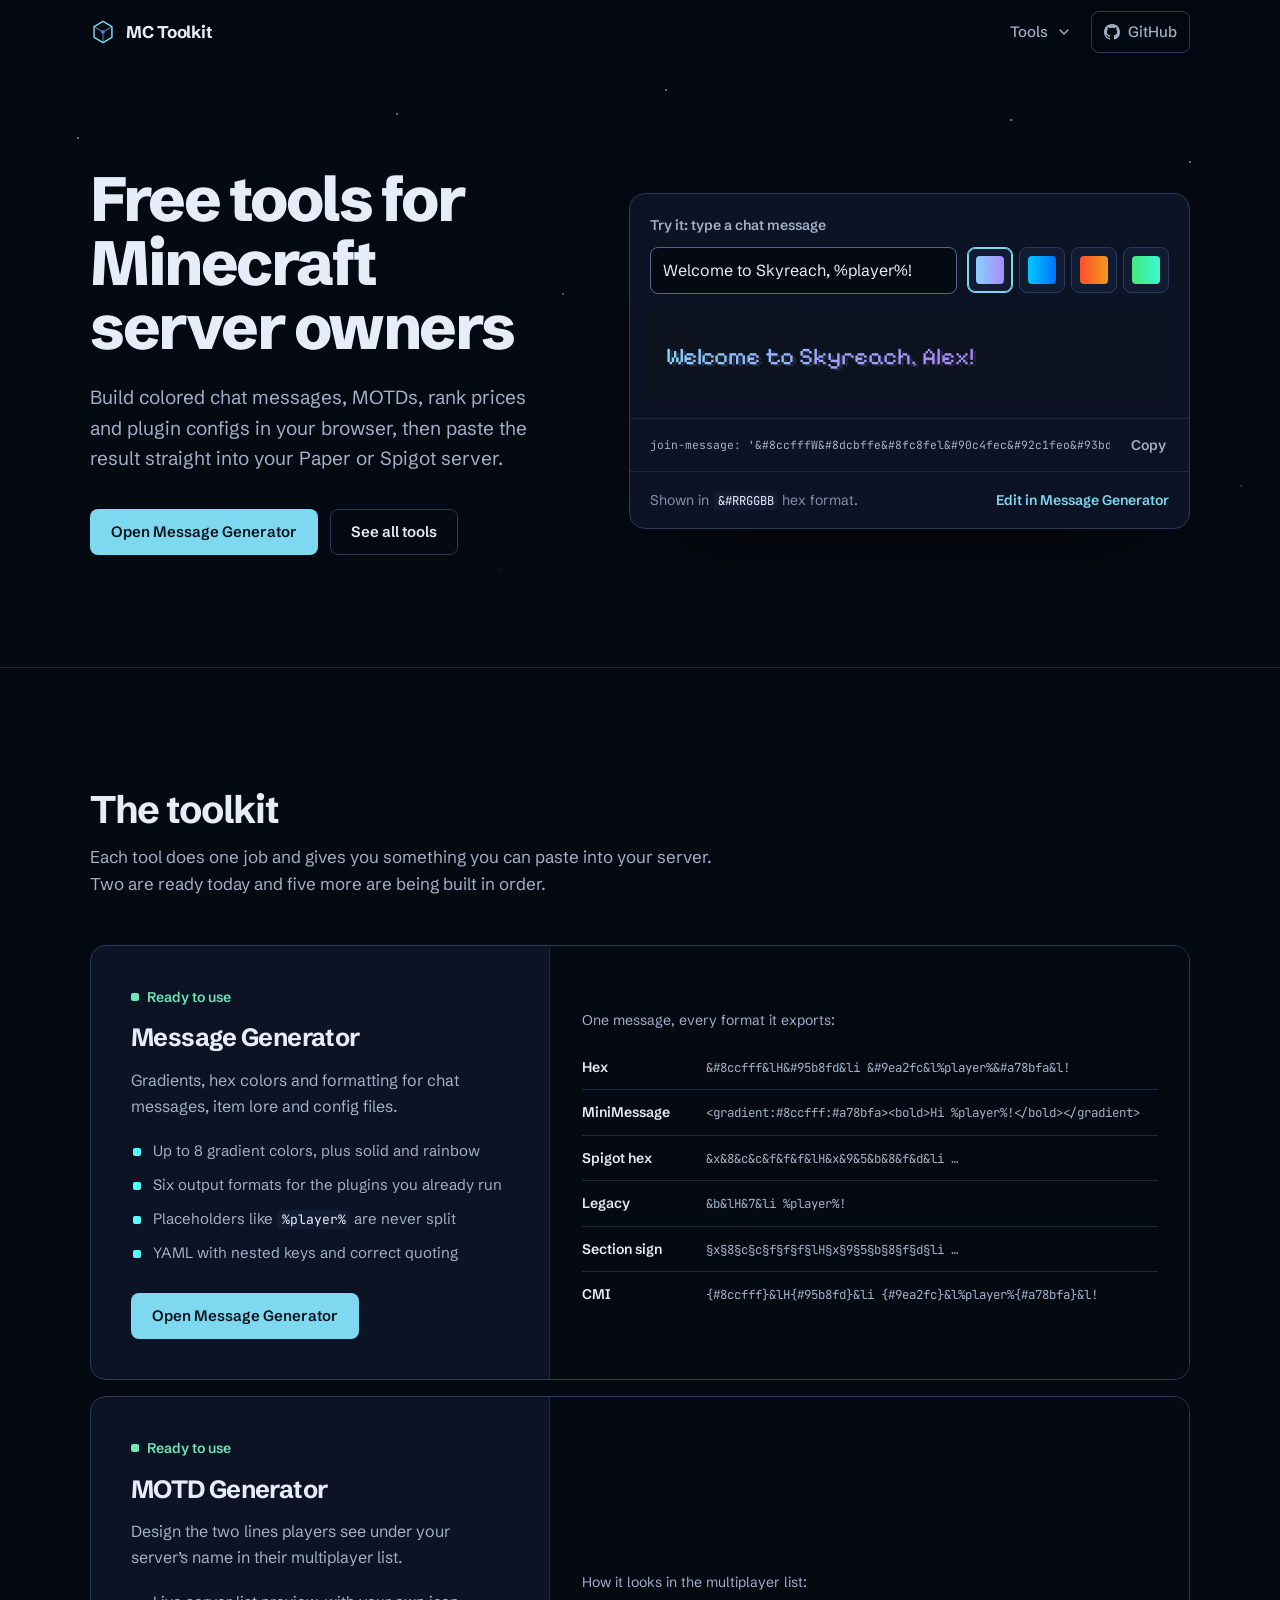
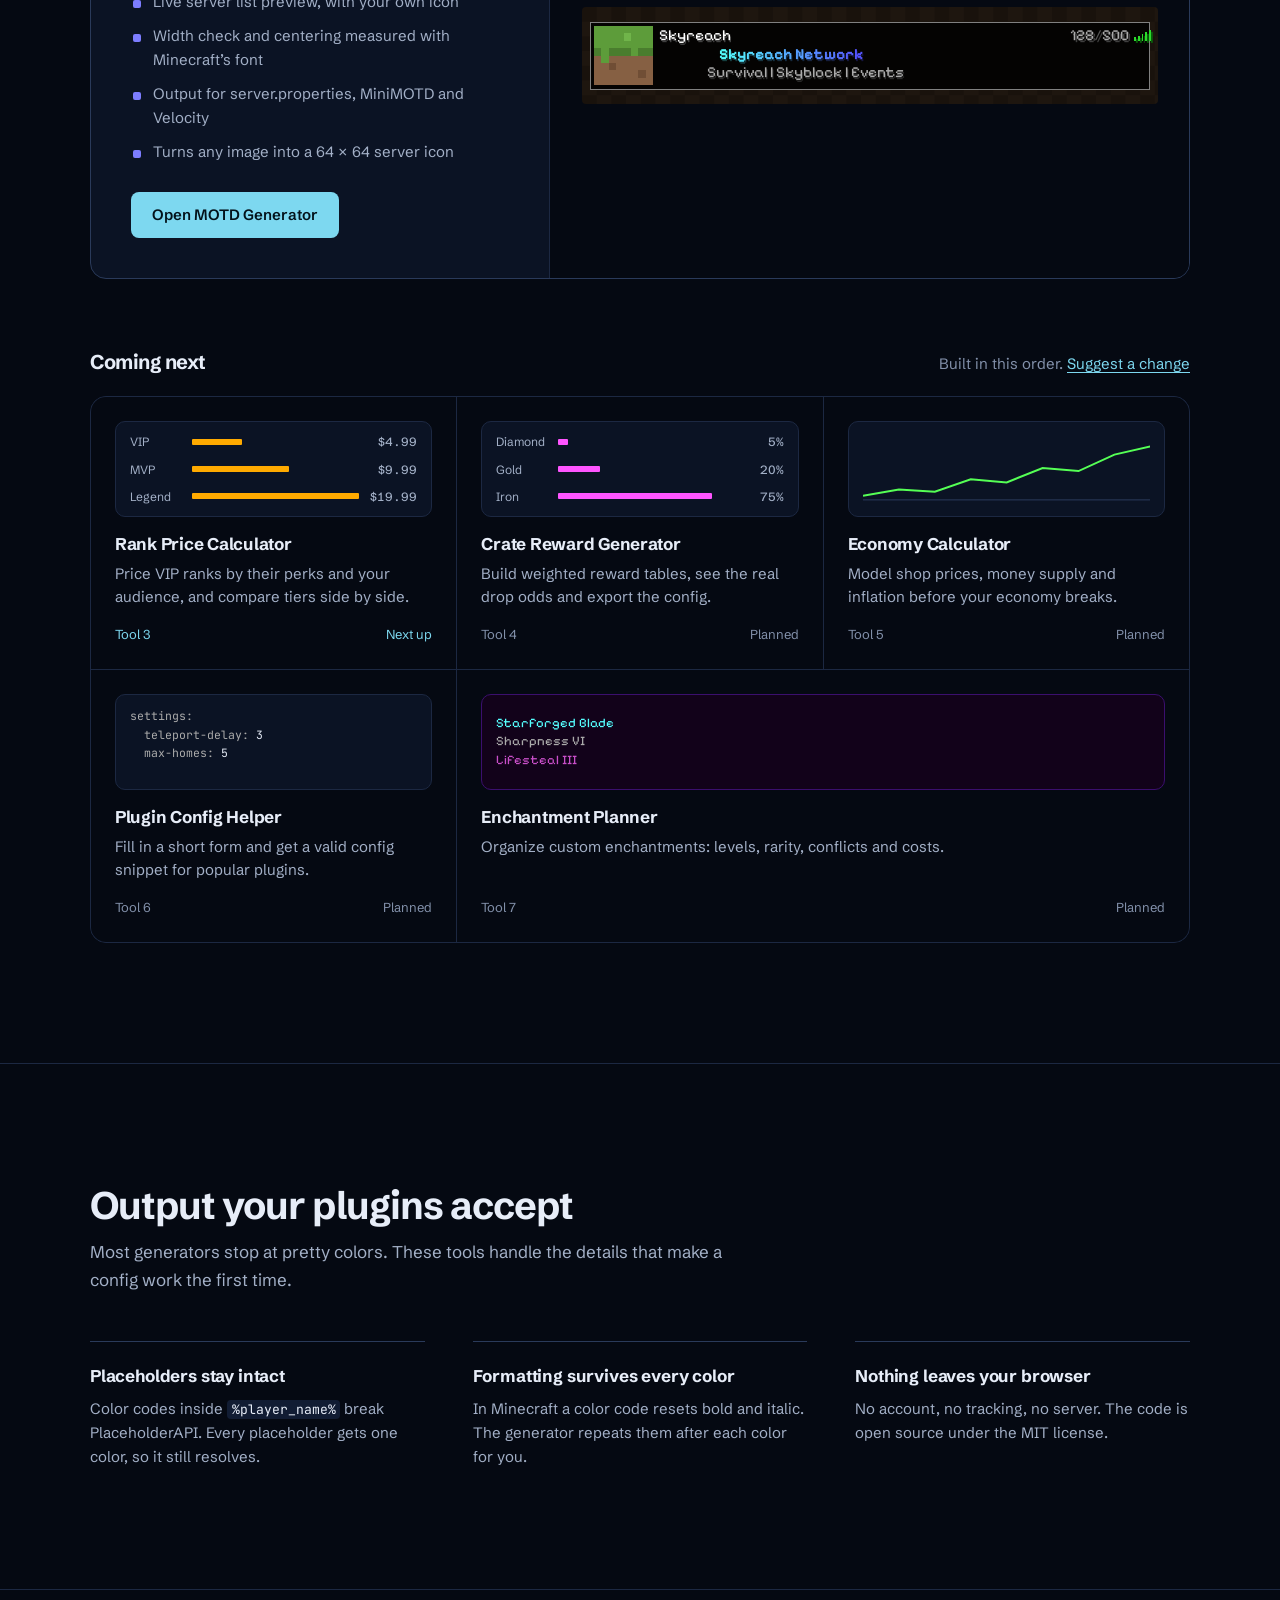
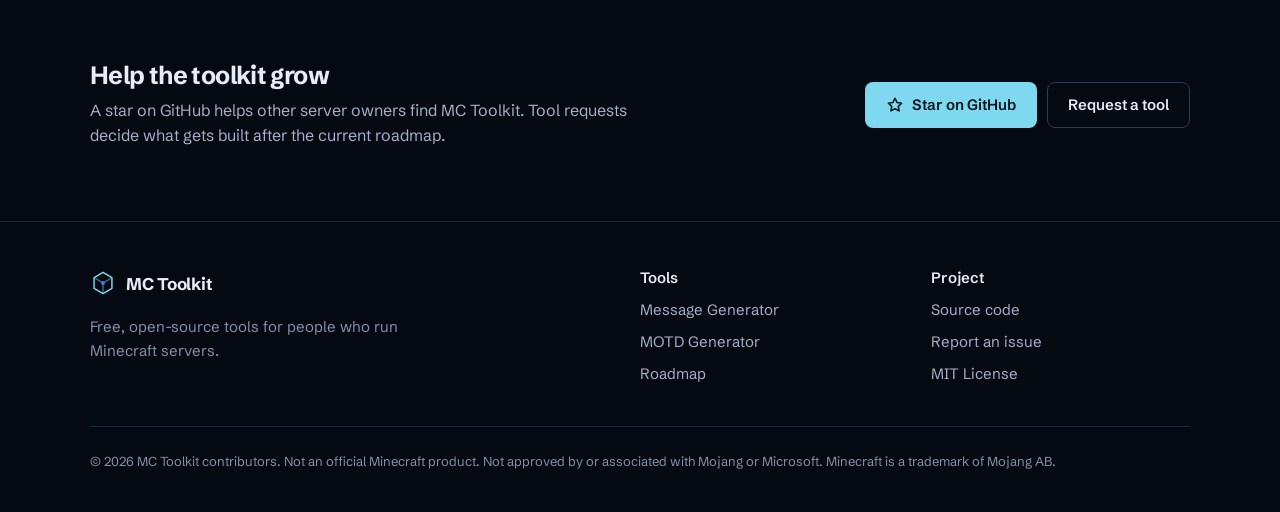
<file: index.html>
<!doctype html>
<html lang="en">
<head>
  <meta charset="utf-8">
  <meta name="viewport" content="width=device-width, initial-scale=1, viewport-fit=cover">
  <title>MC Toolkit — Free Tools for Minecraft Server Owners</title>
  <meta name="description" content="Free, open-source tools for Paper and Spigot server owners: gradient message generator, MOTD builder, rank price calculator and more. Runs in your browser, no sign-up.">
  <link rel="canonical" href="https://smmezp.github.io/mc-toolkit/">
  <meta name="theme-color" content="#050912">

  <meta property="og:type" content="website">
  <meta property="og:site_name" content="MC Toolkit">
  <meta property="og:title" content="MC Toolkit — Free Tools for Minecraft Server Owners">
  <meta property="og:description" content="Open-source tools for Paper and Spigot servers. Messages, MOTDs, ranks, crates and economy, all in your browser.">
  <meta property="og:url" content="https://smmezp.github.io/mc-toolkit/">
  <meta property="og:image" content="https://smmezp.github.io/mc-toolkit/assets/og-image.png">
  <meta property="og:image:width" content="1200">
  <meta property="og:image:height" content="630">
  <meta name="twitter:card" content="summary_large_image">

  <link rel="icon" href="assets/favicon.svg" type="image/svg+xml">
  <link rel="apple-touch-icon" href="assets/apple-touch-icon.png">

  <link rel="preconnect" href="https://fonts.googleapis.com">
  <link rel="preconnect" href="https://fonts.gstatic.com" crossorigin>
  <link rel="stylesheet" href="https://fonts.googleapis.com/css2?family=JetBrains+Mono:wght@400;500&family=Pixelify+Sans:wght@400;700&family=Schibsted+Grotesk:wght@400;500;600;700;800&display=swap">
  <link rel="stylesheet" href="css/main.css">

  <script type="application/ld+json">
  {
    "@context": "https://schema.org",
    "@type": "WebSite",
    "name": "MC Toolkit",
    "url": "https://smmezp.github.io/mc-toolkit/",
    "description": "Free, open-source tools for Minecraft server owners."
  }
  </script>
</head>
<body>
  <a class="skip-link" href="#main">Skip to content</a>

  <header class="site-header">
    <div class="container header-inner">
      <a class="brand" href="./" aria-label="MC Toolkit home">
        <svg viewBox="0 0 32 32" fill="none" aria-hidden="true">
          <path d="M16 3 27 9.5v13L16 29 5 22.5v-13Z" stroke="#7dd8f0" stroke-width="1.8" stroke-linejoin="round"/>
          <path d="M5 9.5 16 16l11-6.5M16 16v13" stroke="#7dd8f0" stroke-opacity=".45" stroke-width="1.8" stroke-linejoin="round"/>
          <rect x="14" y="14" width="4" height="4" fill="#4c7dff"/>
        </svg>
        <span translate="no">MC Toolkit</span>
      </a>
      <nav class="site-nav" aria-label="Main">
        <div class="menu" data-menu>
          <button class="nav-item" type="button" aria-expanded="false" aria-controls="tools-menu">
            Tools
            <svg class="chevron" viewBox="0 0 24 24" fill="none" stroke="currentColor" stroke-width="2" stroke-linecap="round" stroke-linejoin="round" aria-hidden="true"><path d="m6 9 6 6 6-6"/></svg>
          </button>
          <div class="menu-panel" id="tools-menu" hidden>
            <ul class="menu-list">
              <li><a class="menu-link" href="tools/message-generator/" style="--dot: var(--id-aqua)"><span class="menu-dot"></span>Message Generator<span class="menu-status is-live">Live</span></a></li>
              <li><a class="menu-link" href="tools/motd-generator/" style="--dot: var(--id-blue)"><span class="menu-dot"></span>MOTD Generator<span class="menu-status is-live">Live</span></a></li>
              <li><span class="menu-link is-planned" style="--dot: var(--id-gold)"><span class="menu-dot"></span>Rank Price Calculator<span class="menu-status">Planned</span></span></li>
              <li><span class="menu-link is-planned" style="--dot: var(--id-pink)"><span class="menu-dot"></span>Crate Reward Generator<span class="menu-status">Planned</span></span></li>
              <li><span class="menu-link is-planned" style="--dot: var(--id-green)"><span class="menu-dot"></span>Economy Calculator<span class="menu-status">Planned</span></span></li>
              <li><span class="menu-link is-planned" style="--dot: var(--id-gray)"><span class="menu-dot"></span>Plugin Config Helper<span class="menu-status">Planned</span></span></li>
              <li><span class="menu-link is-planned" style="--dot: var(--id-purple)"><span class="menu-dot"></span>Enchantment Planner<span class="menu-status">Planned</span></span></li>
            </ul>
            <p class="menu-foot">Need something else? <a href="https://github.com/smmezp/mc-toolkit/issues/new/choose" target="_blank" rel="noopener">Request a tool</a></p>
          </div>
        </div>
        <a class="nav-item nav-github" href="https://github.com/smmezp/mc-toolkit" target="_blank" rel="noopener" aria-label="MC Toolkit on GitHub">
          <svg viewBox="0 0 16 16" fill="currentColor" aria-hidden="true"><path d="M8 0C3.58 0 0 3.58 0 8c0 3.54 2.29 6.53 5.47 7.59.4.07.55-.17.55-.38 0-.19-.01-.82-.01-1.49-2.01.37-2.53-.49-2.69-.94-.09-.23-.48-.94-.82-1.13-.28-.15-.68-.52-.01-.53.63-.01 1.08.58 1.23.82.72 1.21 1.87.87 2.33.66.07-.52.28-.87.51-1.07-1.78-.2-3.64-.89-3.64-3.95 0-.87.31-1.59.82-2.15-.08-.2-.36-1.02.08-2.12 0 0 .67-.21 2.2.82.64-.18 1.32-.27 2-.27.68 0 1.36.09 2 .27 1.53-1.04 2.2-.82 2.2-.82.44 1.1.16 1.92.08 2.12.51.56.82 1.27.82 2.15 0 3.07-1.87 3.75-3.65 3.95.29.25.54.73.54 1.48 0 1.07-.01 1.93-.01 2.2 0 .21.15.46.55.38A8.013 8.013 0 0 0 16 8c0-4.42-3.58-8-8-8Z"/></svg>
          <span class="nav-label">GitHub</span>
        </a>
      </nav>
    </div>
  </header>

  <main id="main">
    <!-- Hero: the live demo is the one bold element on the page -->
    <section class="hero" aria-labelledby="hero-title">
      <div class="container hero-grid">
        <div class="enter">
          <h1 id="hero-title">Free tools for Minecraft server owners</h1>
          <p class="hero-lead">Build colored chat messages, MOTDs, rank prices and plugin configs in your browser, then paste the result straight into your Paper or Spigot server.</p>
          <div class="hero-actions">
            <a class="btn btn-primary" href="tools/message-generator/">Open Message Generator</a>
            <a class="btn btn-secondary" href="#tools">See all tools</a>
          </div>
        </div>

        <div class="demo enter enter-2">
          <div class="demo-input">
            <label for="demo-text">Try it: type a chat message</label>
            <div class="demo-row">
              <input class="input" id="demo-text" name="demo-message" type="text" value="Welcome to Skyreach, %player%!" maxlength="80" spellcheck="false" autocomplete="off" autocapitalize="off">
              <div class="demo-swatches" role="group" aria-label="Gradient colors">
                <button class="swatch" type="button" aria-pressed="true" data-colors="8ccfff,a78bfa" style="--swatch: linear-gradient(90deg, #8ccfff, #a78bfa)"><span class="sr-only">Celestial</span></button>
                <button class="swatch" type="button" aria-pressed="false" data-colors="00c6ff,0072ff" style="--swatch: linear-gradient(90deg, #00c6ff, #0072ff)"><span class="sr-only">Ocean</span></button>
                <button class="swatch" type="button" aria-pressed="false" data-colors="ff512f,f09819" style="--swatch: linear-gradient(90deg, #ff512f, #f09819)"><span class="sr-only">Ember</span></button>
                <button class="swatch" type="button" aria-pressed="false" data-colors="43e97b,38f9d7" style="--swatch: linear-gradient(90deg, #43e97b, #38f9d7)"><span class="sr-only">Mint</span></button>
              </div>
            </div>
          </div>
          <div class="demo-stage">
            <div class="mc-screen mc-screen--chat" id="demo-preview" role="img" aria-label="In-game preview: Welcome to Skyreach, Alex!">
              <div class="mc-line">Welcome to Skyreach, Alex!</div>
            </div>
          </div>
          <div class="demo-code">
            <pre id="demo-code" tabindex="0" role="region" aria-label="Generated YAML"><code translate="no">join-message: '&lt;gradient:#8ccfff:#a78bfa&gt;Welcome to Skyreach, %player%!&lt;/gradient&gt;'</code></pre>
            <button class="btn btn-quiet btn-sm" type="button" id="demo-copy">Copy</button>
          </div>
          <div class="demo-foot">
            <span>Shown in <code>&amp;#RRGGBB</code> hex format.</span>
            <a id="demo-open" href="tools/message-generator/">Edit in Message Generator</a>
          </div>
        </div>
      </div>
    </section>

    <!-- Tools ------------------------------------------------------------ -->
    <section class="band" id="tools" aria-labelledby="tools-title">
      <div class="container">
        <div class="band-head">
          <h2 id="tools-title">The toolkit</h2>
          <p>Each tool does one job and gives you something you can paste into your server. Two are ready today and five more are being built in order.</p>
        </div>

        <article class="feature" aria-labelledby="feature-title">
          <div class="feature-copy">
            <span class="status">Ready to use</span>
            <h3 id="feature-title">Message Generator</h3>
            <p>Gradients, hex colors and formatting for chat messages, item lore and config files.</p>
            <ul class="checks">
              <li>Up to 8 gradient colors, plus solid and rainbow</li>
              <li>Six output formats for the plugins you already run</li>
              <li>Placeholders like <code>%player%</code> are never split</li>
              <li>YAML with nested keys and correct quoting</li>
            </ul>
            <a class="btn btn-primary" href="tools/message-generator/">Open Message Generator</a>
          </div>
          <div class="feature-spec">
            <p class="spec-caption">One message, every format it exports:</p>
            <ul class="format-list" translate="no">
              <li><span>Hex</span><code>&amp;#8ccfff&amp;lH&amp;#95b8fd&amp;li &amp;#9ea2fc&amp;l%player%&amp;#a78bfa&amp;l!</code></li>
              <li><span>MiniMessage</span><code>&lt;gradient:#8ccfff:#a78bfa&gt;&lt;bold&gt;Hi %player%!&lt;/bold&gt;&lt;/gradient&gt;</code></li>
              <li><span>Spigot hex</span><code>&amp;x&amp;8&amp;c&amp;c&amp;f&amp;f&amp;f&amp;lH&amp;x&amp;9&amp;5&amp;b&amp;8&amp;f&amp;d&amp;li …</code></li>
              <li><span>Legacy</span><code>&amp;b&amp;lH&amp;7&amp;li %player%!</code></li>
              <li><span>Section sign</span><code>§x§8§c§c§f§f§f§lH§x§9§5§b§8§f§d§li …</code></li>
              <li><span>CMI</span><code>{#8ccfff}&amp;lH{#95b8fd}&amp;li {#9ea2fc}&amp;l%player%{#a78bfa}&amp;l!</code></li>
            </ul>
          </div>
        </article>

        <article class="feature" aria-labelledby="feature-motd-title" style="--id: var(--id-blue)">
          <div class="feature-copy">
            <span class="status">Ready to use</span>
            <h3 id="feature-motd-title">MOTD Generator</h3>
            <p>Design the two lines players see under your server’s name in their multiplayer list.</p>
            <ul class="checks">
              <li>Live server list preview, with your own icon</li>
              <li>Width check and centering measured with Minecraft’s font</li>
              <li>Output for server.properties, MiniMOTD and Velocity</li>
              <li>Turns any image into a 64 × 64 server icon</li>
            </ul>
            <a class="btn btn-primary" href="tools/motd-generator/">Open MOTD Generator</a>
          </div>
          <div class="feature-spec">
            <p class="spec-caption">How it looks in the multiplayer list:</p>
            <div class="serverlist" aria-label="Example server list entry: Skyreach Network, Survival, Skyblock and Events" role="img">
              <div class="sl-entry is-selected">
                <img class="sl-icon" alt="" width="64" height="64" src="data:image/svg+xml,%3Csvg xmlns='http://www.w3.org/2000/svg' viewBox='0 0 8 8' shape-rendering='crispEdges'%3E%3Crect width='8' height='8' fill='%23866043'/%3E%3Crect width='8' height='3' fill='%235d9c3a'/%3E%3Crect y='3' width='8' height='1' fill='%234a7d2e'/%3E%3Crect x='1' y='3' width='1' height='2' fill='%235d9c3a'/%3E%3Crect x='5' y='3' width='1' height='1' fill='%235d9c3a'/%3E%3Crect x='2' y='5' width='1' height='1' fill='%23704e35'/%3E%3Crect x='6' y='6' width='1' height='1' fill='%23704e35'/%3E%3Crect x='4' y='1' width='1' height='1' fill='%2370b44a'/%3E%3C/svg%3E">
                <div class="sl-body">
                  <div class="sl-head"><span class="sl-name">Skyreach</span><span class="sl-status"><span>128<span class="slash">/</span>500</span><span class="sl-ping"><i></i><i></i><i></i><i></i><i></i></span></span></div>
                  <div class="sl-motd" id="motd-specimen"><div class="mc-line"><span style="color:#55ffff">      Skyreach Network</span></div><div class="mc-line"><span style="color:#aaaaaa">  Survival | Skyblock | Events</span></div></div>
                </div>
              </div>
            </div>
          </div>
        </article>

        <div class="roadmap-head">
          <h3>Coming next</h3>
          <p>Built in this order. <a href="https://github.com/smmezp/mc-toolkit/issues/new/choose" target="_blank" rel="noopener">Suggest a change</a></p>
        </div>

        <ol class="roadmap">
          <li>
            <div class="spec spec-bars" style="--c: var(--id-gold)" aria-hidden="true">
              <div><span>VIP</span><i style="--w: 30%"></i><b>$4.99</b></div>
              <div><span>MVP</span><i style="--w: 58%"></i><b>$9.99</b></div>
              <div><span>Legend</span><i style="--w: 100%"></i><b>$19.99</b></div>
            </div>
            <h4>Rank Price Calculator</h4>
            <p>Price VIP ranks by their perks and your audience, and compare tiers side by side.</p>
            <div class="roadmap-meta is-next"><span>Next up</span></div>
          </li>
          <li>
            <div class="spec spec-bars" style="--c: var(--id-pink)" aria-hidden="true">
              <div><span>Diamond</span><i style="--w: 6%"></i><b>5%</b></div>
              <div><span>Gold</span><i style="--w: 25%"></i><b>20%</b></div>
              <div><span>Iron</span><i style="--w: 92%"></i><b>75%</b></div>
            </div>
            <h4>Crate Reward Generator</h4>
            <p>Build weighted reward tables, see the real drop odds and export the config.</p>
            <div class="roadmap-meta"><span>Planned</span></div>
          </li>
          <li>
            <div class="spec" aria-hidden="true">
              <svg viewBox="0 0 240 68" fill="none" preserveAspectRatio="none">
                <path d="M0 60 L30 54 L60 56 L90 44 L120 47 L150 33 L180 36 L210 20 L240 12" stroke="#55ff55" stroke-width="2" vector-effect="non-scaling-stroke"/>
                <path d="M0 64 H240" stroke="#2a3a5a" stroke-width="1" vector-effect="non-scaling-stroke"/>
              </svg>
            </div>
            <h4>Economy Calculator</h4>
            <p>Model shop prices, money supply and inflation before your economy breaks.</p>
            <div class="roadmap-meta"><span>Planned</span></div>
          </li>
          <li>
            <pre class="spec spec-yaml" aria-hidden="true"><span class="k">settings:</span>
  <span class="k">teleport-delay:</span> <span class="v">3</span>
  <span class="k">max-homes:</span> <span class="v">5</span></pre>
            <h4>Plugin Config Helper</h4>
            <p>Fill in a short form and get a valid config snippet for popular plugins.</p>
            <div class="roadmap-meta"><span>Planned</span></div>
          </li>
          <li>
            <div class="spec spec-tooltip" aria-hidden="true">
              <span class="t">Starforged Blade</span>
              <span class="e">Sharpness VI</span>
              <span class="c">Lifesteal III</span>
            </div>
            <h4>Enchantment Planner</h4>
            <p>Organize custom enchantments: levels, rarity, conflicts and costs.</p>
            <div class="roadmap-meta"><span>Planned</span></div>
          </li>
        </ol>
      </div>
    </section>

    <!-- Why -------------------------------------------------------------- -->
    <section class="band" aria-labelledby="why-title">
      <div class="container">
        <div class="band-head">
          <h2 id="why-title">Output your plugins accept</h2>
          <p>Most generators stop at pretty colors. These tools handle the details that make a config work the first time.</p>
        </div>
        <dl class="facts">
          <div>
            <dt>Placeholders stay intact</dt>
            <dd>Color codes inside <code>%player_name%</code> break PlaceholderAPI. Every placeholder gets one color, so it still resolves.</dd>
          </div>
          <div>
            <dt>Formatting survives every color</dt>
            <dd>In Minecraft a color code resets bold and italic. The generator repeats them after each color for you.</dd>
          </div>
          <div>
            <dt>Nothing leaves your browser</dt>
            <dd>No account, no tracking, no server. The code is open source under the MIT license.</dd>
          </div>
        </dl>
      </div>
    </section>

    <!-- Support ---------------------------------------------------------- -->
    <section class="band band--compact" id="support" aria-labelledby="support-title">
      <div class="container support">
        <div>
          <h2 id="support-title">Help the toolkit grow</h2>
          <p>A star on GitHub helps other server owners find MC Toolkit. Tool requests decide what gets built after the current roadmap.</p>
        </div>
        <div class="support-actions">
          <a class="btn btn-primary" href="https://github.com/smmezp/mc-toolkit" target="_blank" rel="noopener">
            <svg viewBox="0 0 24 24" fill="none" stroke="currentColor" stroke-width="2" stroke-linecap="round" stroke-linejoin="round" aria-hidden="true"><path d="m12 3 2.7 5.6 6.1.9-4.4 4.3 1 6.1L12 17l-5.4 2.9 1-6.1-4.4-4.3 6.1-.9Z"/></svg>
            Star on GitHub
          </a>
          <a class="btn btn-secondary" href="https://github.com/smmezp/mc-toolkit/issues/new/choose" target="_blank" rel="noopener">Request a tool</a>
        </div>
      </div>
    </section>
  </main>

  <footer class="site-footer">
    <div class="container">
      <div class="footer-grid">
        <div class="footer-about">
          <a class="brand" href="./">
            <svg viewBox="0 0 32 32" fill="none" aria-hidden="true">
              <path d="M16 3 27 9.5v13L16 29 5 22.5v-13Z" stroke="#7dd8f0" stroke-width="1.8" stroke-linejoin="round"/>
              <path d="M5 9.5 16 16l11-6.5M16 16v13" stroke="#7dd8f0" stroke-opacity=".45" stroke-width="1.8" stroke-linejoin="round"/>
              <rect x="14" y="14" width="4" height="4" fill="#4c7dff"/>
            </svg>
            <span translate="no">MC Toolkit</span>
          </a>
          <p>Free, open-source tools for people who run Minecraft servers.</p>
        </div>
        <div class="footer-col">
          <h2>Tools</h2>
          <ul>
            <li><a href="tools/message-generator/">Message Generator</a></li>
            <li><a href="tools/motd-generator/">MOTD Generator</a></li>
            <li><a href="#tools">Roadmap</a></li>
          </ul>
        </div>
        <div class="footer-col">
          <h2>Project</h2>
          <ul>
            <li><a href="https://github.com/smmezp/mc-toolkit" target="_blank" rel="noopener">Source code</a></li>
            <li><a href="https://github.com/smmezp/mc-toolkit/issues" target="_blank" rel="noopener">Report an issue</a></li>
            <li><a href="https://github.com/smmezp/mc-toolkit/blob/main/LICENSE" target="_blank" rel="noopener">MIT License</a></li>
          </ul>
        </div>
      </div>
      <p class="footer-legal">© <span data-year>2026</span> MC Toolkit contributors. Not an official Minecraft product. Not approved by or associated with Mojang or Microsoft. Minecraft is a trademark of Mojang AB.</p>
    </div>
  </footer>

  <script src="js/site.js" defer></script>
  <script src="js/lib/mc-text.js" defer></script>
  <script src="js/home.js" defer></script>
</body>
</html>
</file>
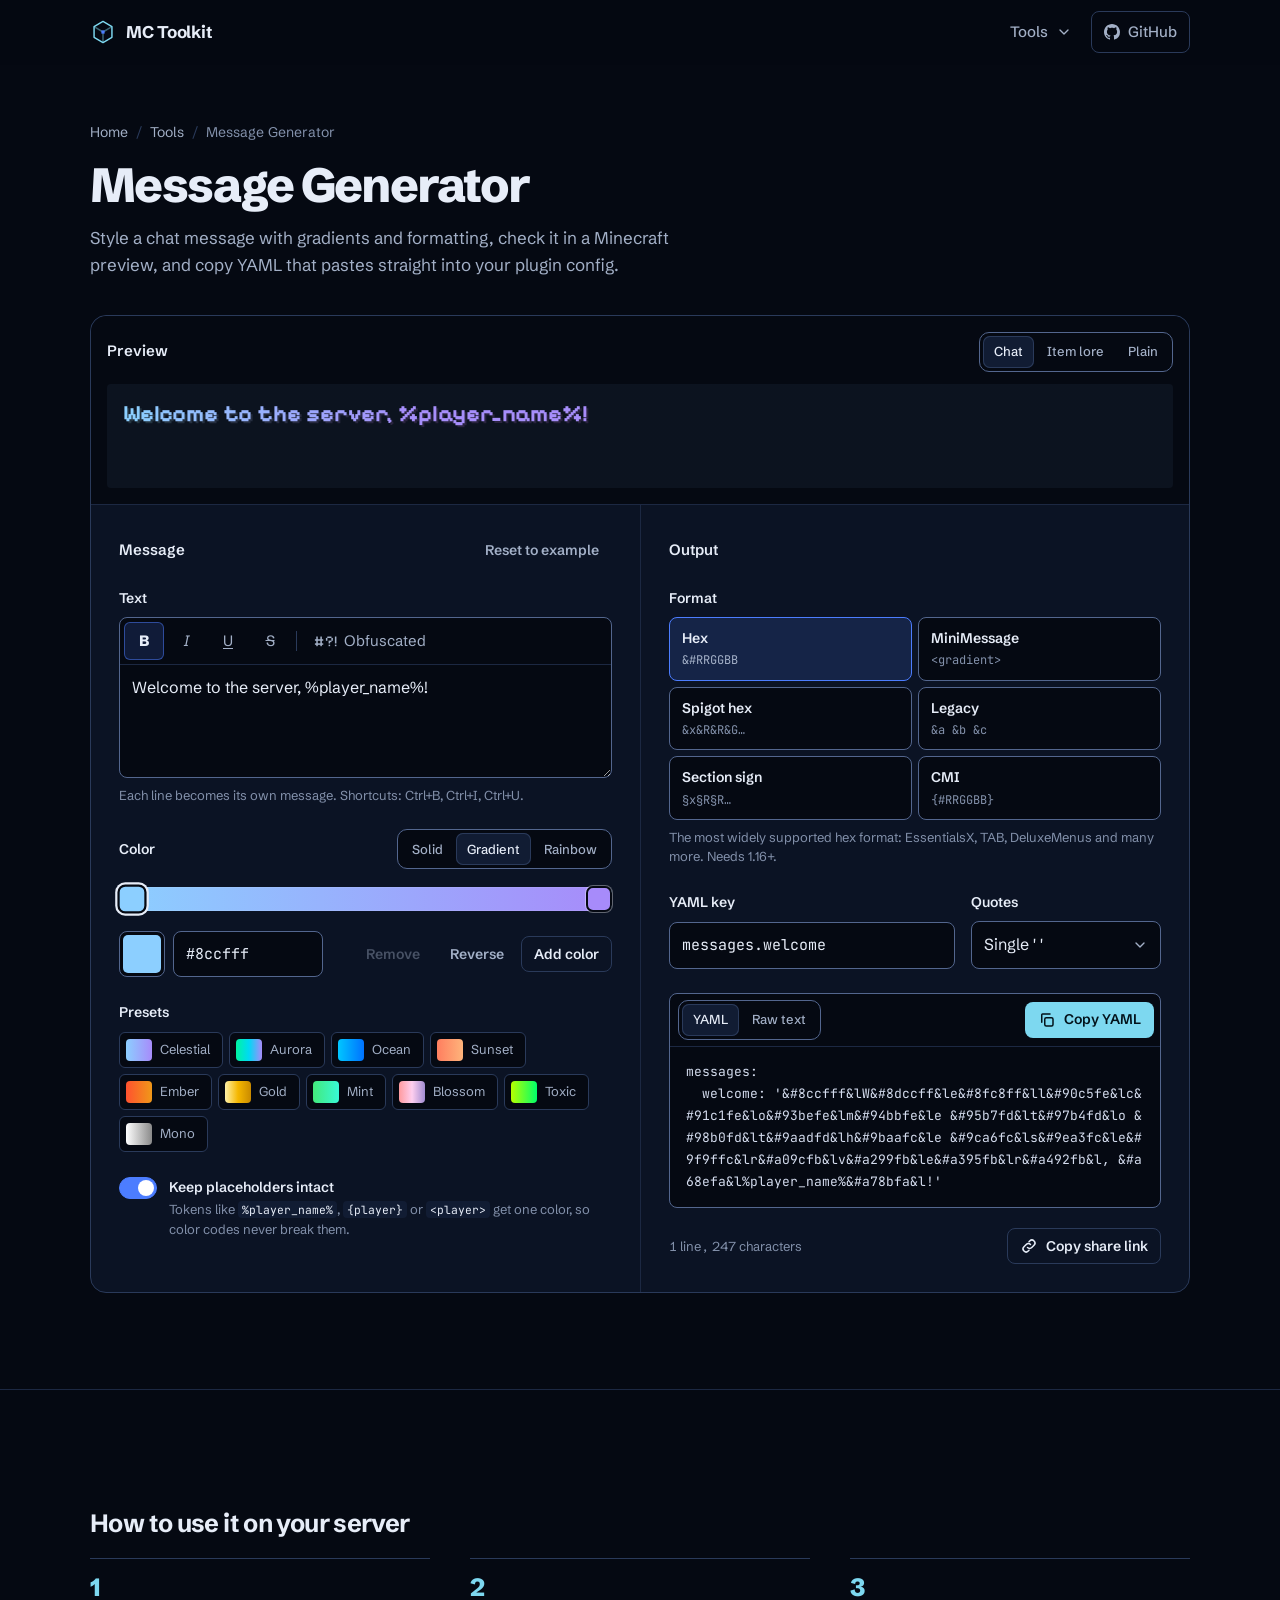
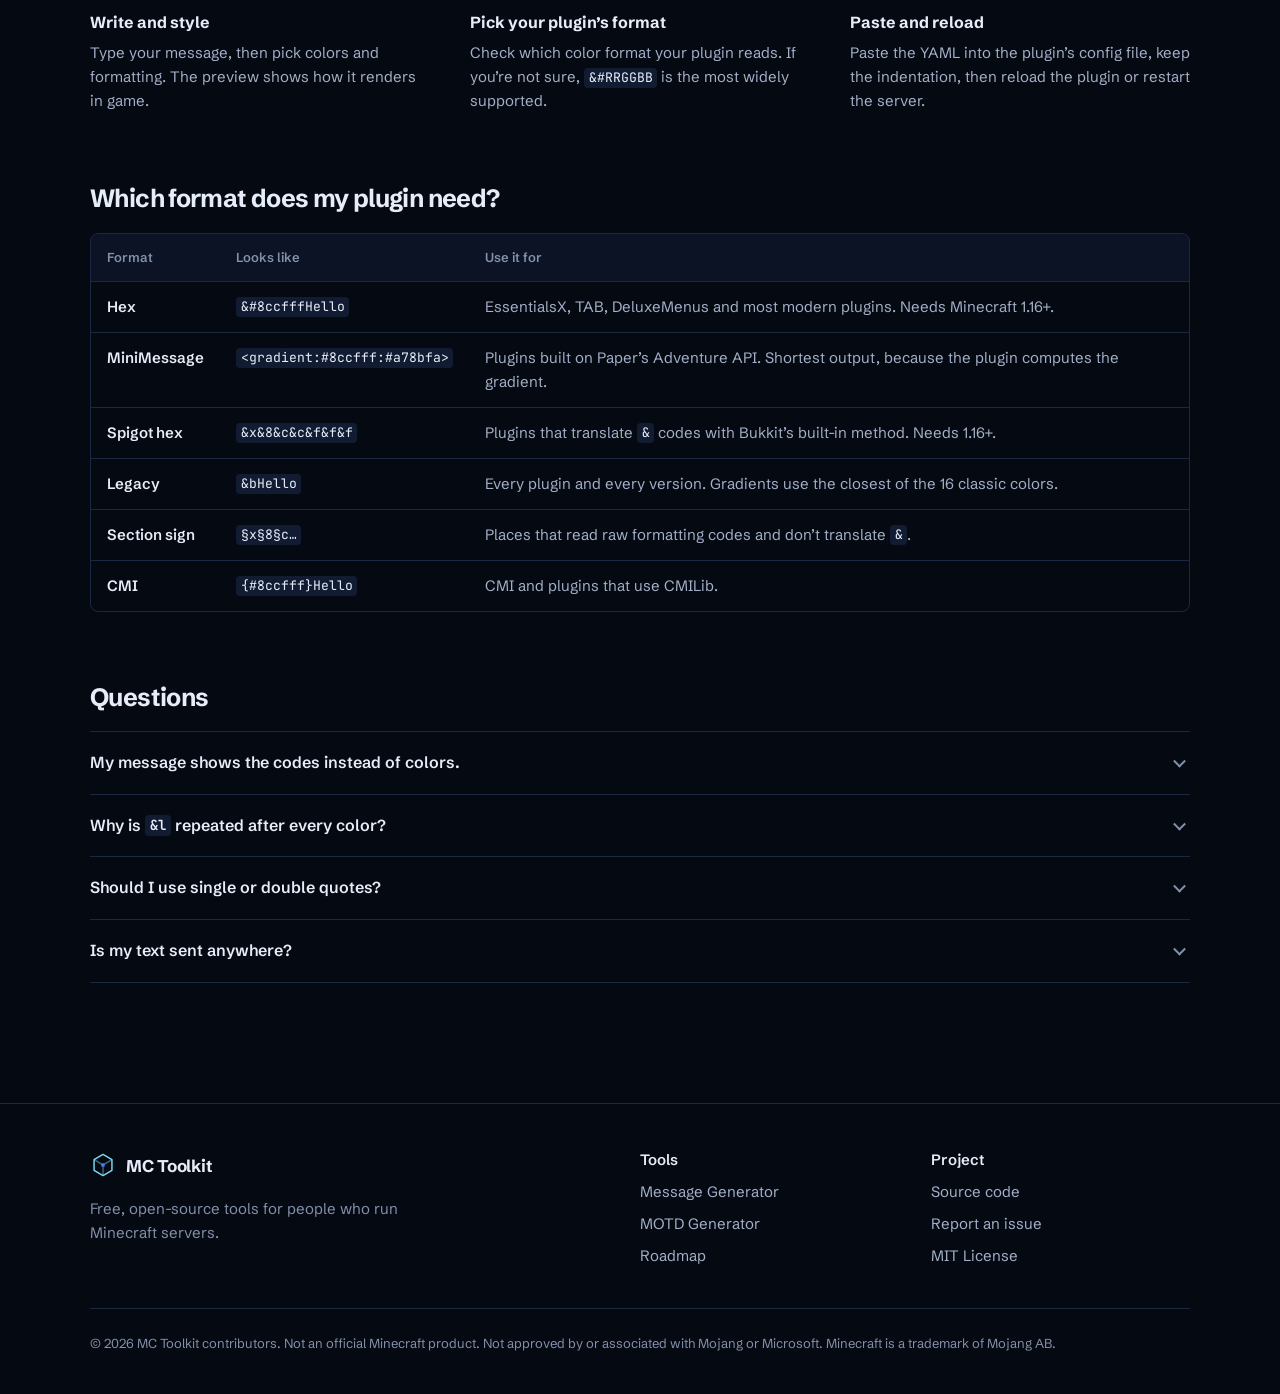
<file: tools/message-generator/index.html>
<!doctype html>
<html lang="en">
<head>
  <meta charset="utf-8">
  <meta name="viewport" content="width=device-width, initial-scale=1, viewport-fit=cover">
  <title>Minecraft Gradient &amp; Hex Message Generator (YAML) — MC Toolkit</title>
  <meta name="description" content="Create Minecraft gradient and hex color messages for Paper and Spigot. Export ready-to-paste YAML in &amp;#RRGGBB, MiniMessage, &amp;x Spigot, legacy &amp; codes and CMI formats.">
  <link rel="canonical" href="https://smmezp.github.io/mc-toolkit/tools/message-generator/">
  <meta name="theme-color" content="#050912">

  <meta property="og:type" content="website">
  <meta property="og:site_name" content="MC Toolkit">
  <meta property="og:title" content="Minecraft Gradient &amp; Hex Message Generator">
  <meta property="og:description" content="Gradients, hex colors and formatting for Minecraft messages. Copy YAML for EssentialsX, MiniMessage, Spigot and more.">
  <meta property="og:url" content="https://smmezp.github.io/mc-toolkit/tools/message-generator/">
  <meta property="og:image" content="https://smmezp.github.io/mc-toolkit/assets/og-image.png">
  <meta property="og:image:width" content="1200">
  <meta property="og:image:height" content="630">
  <meta name="twitter:card" content="summary_large_image">

  <link rel="icon" href="../../assets/favicon.svg" type="image/svg+xml">
  <link rel="apple-touch-icon" href="../../assets/apple-touch-icon.png">

  <link rel="preconnect" href="https://fonts.googleapis.com">
  <link rel="preconnect" href="https://fonts.gstatic.com" crossorigin>
  <link rel="stylesheet" href="https://fonts.googleapis.com/css2?family=JetBrains+Mono:wght@400;500&family=Pixelify+Sans:wght@400;700&family=Schibsted+Grotesk:wght@400;500;600;700;800&display=swap">
  <link rel="stylesheet" href="../../css/main.css">
  <link rel="stylesheet" href="../../css/tool.css">

  <script type="application/ld+json">
  {
    "@context": "https://schema.org",
    "@type": "WebApplication",
    "name": "Minecraft Message Generator",
    "url": "https://smmezp.github.io/mc-toolkit/tools/message-generator/",
    "applicationCategory": "DeveloperApplication",
    "operatingSystem": "Any (web browser)",
    "description": "Generate Minecraft gradient and hex color messages as YAML for Paper and Spigot plugins.",
    "offers": { "@type": "Offer", "price": "0", "priceCurrency": "USD" },
    "isPartOf": { "@type": "WebSite", "name": "MC Toolkit", "url": "https://smmezp.github.io/mc-toolkit/" }
  }
  </script>
</head>
<body class="tool-page">
  <a class="skip-link" href="#main">Skip to content</a>

  <header class="site-header">
    <div class="container header-inner">
      <a class="brand" href="../../" aria-label="MC Toolkit home">
        <svg viewBox="0 0 32 32" fill="none" aria-hidden="true">
          <path d="M16 3 27 9.5v13L16 29 5 22.5v-13Z" stroke="#7dd8f0" stroke-width="1.8" stroke-linejoin="round"/>
          <path d="M5 9.5 16 16l11-6.5M16 16v13" stroke="#7dd8f0" stroke-opacity=".45" stroke-width="1.8" stroke-linejoin="round"/>
          <rect x="14" y="14" width="4" height="4" fill="#4c7dff"/>
        </svg>
        <span translate="no">MC Toolkit</span>
      </a>
      <nav class="site-nav" aria-label="Main">
        <div class="menu" data-menu>
          <button class="nav-item" type="button" aria-expanded="false" aria-controls="tools-menu">
            Tools
            <svg class="chevron" viewBox="0 0 24 24" fill="none" stroke="currentColor" stroke-width="2" stroke-linecap="round" stroke-linejoin="round" aria-hidden="true"><path d="m6 9 6 6 6-6"/></svg>
          </button>
          <div class="menu-panel" id="tools-menu" hidden>
            <ul class="menu-list">
              <li><a class="menu-link" href="./" aria-current="page" style="--dot: var(--id-aqua)"><span class="menu-dot"></span>Message Generator<span class="menu-status is-live">Live</span></a></li>
              <li><a class="menu-link" href="../motd-generator/" style="--dot: var(--id-blue)"><span class="menu-dot"></span>MOTD Generator<span class="menu-status is-live">Live</span></a></li>
              <li><span class="menu-link is-planned" style="--dot: var(--id-gold)"><span class="menu-dot"></span>Rank Price Calculator<span class="menu-status">Planned</span></span></li>
              <li><span class="menu-link is-planned" style="--dot: var(--id-pink)"><span class="menu-dot"></span>Crate Reward Generator<span class="menu-status">Planned</span></span></li>
              <li><span class="menu-link is-planned" style="--dot: var(--id-green)"><span class="menu-dot"></span>Economy Calculator<span class="menu-status">Planned</span></span></li>
              <li><span class="menu-link is-planned" style="--dot: var(--id-gray)"><span class="menu-dot"></span>Plugin Config Helper<span class="menu-status">Planned</span></span></li>
              <li><span class="menu-link is-planned" style="--dot: var(--id-purple)"><span class="menu-dot"></span>Enchantment Planner<span class="menu-status">Planned</span></span></li>
            </ul>
            <p class="menu-foot">Need something else? <a href="https://github.com/smmezp/mc-toolkit/issues/new/choose" target="_blank" rel="noopener">Request a tool</a></p>
          </div>
        </div>
        <a class="nav-item nav-github" href="https://github.com/smmezp/mc-toolkit" target="_blank" rel="noopener" aria-label="MC Toolkit on GitHub">
          <svg viewBox="0 0 16 16" fill="currentColor" aria-hidden="true"><path d="M8 0C3.58 0 0 3.58 0 8c0 3.54 2.29 6.53 5.47 7.59.4.07.55-.17.55-.38 0-.19-.01-.82-.01-1.49-2.01.37-2.53-.49-2.69-.94-.09-.23-.48-.94-.82-1.13-.28-.15-.68-.52-.01-.53.63-.01 1.08.58 1.23.82.72 1.21 1.87.87 2.33.66.07-.52.28-.87.51-1.07-1.78-.2-3.64-.89-3.64-3.95 0-.87.31-1.59.82-2.15-.08-.2-.36-1.02.08-2.12 0 0 .67-.21 2.2.82.64-.18 1.32-.27 2-.27.68 0 1.36.09 2 .27 1.53-1.04 2.2-.82 2.2-.82.44 1.1.16 1.92.08 2.12.51.56.82 1.27.82 2.15 0 3.07-1.87 3.75-3.65 3.95.29.25.54.73.54 1.48 0 1.07-.01 1.93-.01 2.2 0 .21.15.46.55.38A8.013 8.013 0 0 0 16 8c0-4.42-3.58-8-8-8Z"/></svg>
          <span class="nav-label">GitHub</span>
        </a>
      </nav>
    </div>
  </header>
  <main id="main">
    <section class="tool-hero">
      <div class="container">
        <ol class="breadcrumb">
          <li><a href="../../">Home</a></li>
          <li><a href="../../#tools">Tools</a></li>
          <li aria-current="page">Message Generator</li>
        </ol>
        <h1>Message Generator</h1>
        <p>Style a chat message with gradients and formatting, check it in a Minecraft preview, and copy YAML that pastes straight into your plugin config.</p>
      </div>
    </section>

    <div class="container">
      <div class="workspace">
        <!-- Preview ------------------------------------------------------ -->
        <section class="stage" aria-labelledby="preview-title">
          <div class="stage-bar">
            <h2 class="pane-title" id="preview-title">Preview</h2>
            <div class="segmented segmented--sm" role="radiogroup" aria-label="Preview background">
              <label><input type="radio" name="bg" value="chat" checked><span>Chat</span></label>
              <label><input type="radio" name="bg" value="tooltip"><span>Item lore</span></label>
              <label><input type="radio" name="bg" value="plain"><span>Plain</span></label>
            </div>
          </div>
          <div class="mc-screen mc-screen--chat" id="mg-preview" role="img" aria-label="In-game preview of your message"></div>
        </section>

        <div class="ws-body">
          <!-- Editor ----------------------------------------------------- -->
          <section class="ws-pane ws-editor" aria-labelledby="editor-title">
            <div class="pane-head">
              <h2 class="pane-title" id="editor-title">Message</h2>
              <button class="btn btn-quiet btn-sm" type="button" id="mg-reset"><span data-label>Reset to example</span></button>
            </div>

            <div class="field">
              <label class="label" for="mg-text">Text</label>
              <div class="editor-box">
                <div class="toolbar" role="toolbar" aria-label="Formatting" aria-controls="mg-text">
                  <button class="tool-btn" type="button" data-format="bold" aria-pressed="false" title="Bold (&amp;l), Ctrl+B"><b aria-hidden="true">B</b><span class="sr-only">Bold</span></button>
                  <button class="tool-btn" type="button" data-format="italic" aria-pressed="false" title="Italic (&amp;o), Ctrl+I"><i aria-hidden="true">I</i><span class="sr-only">Italic</span></button>
                  <button class="tool-btn" type="button" data-format="underline" aria-pressed="false" title="Underline (&amp;n), Ctrl+U"><u aria-hidden="true">U</u><span class="sr-only">Underline</span></button>
                  <button class="tool-btn" type="button" data-format="strikethrough" aria-pressed="false" title="Strikethrough (&amp;m)"><s aria-hidden="true">S</s><span class="sr-only">Strikethrough</span></button>
                  <span class="toolbar-sep" aria-hidden="true"></span>
                  <button class="tool-btn" type="button" data-format="obfuscated" aria-pressed="false" title="Obfuscated (&amp;k)"><span class="obf" aria-hidden="true">#?!</span><span class="tool-btn-label" aria-hidden="true">Obfuscated</span><span class="sr-only">Obfuscated</span></button>
                </div>
                <textarea class="textarea" id="mg-text" name="text" rows="3" spellcheck="false" autocomplete="off" autocapitalize="off" placeholder="Example: Welcome, %player_name%…" aria-describedby="mg-text-hint"></textarea>
              </div>
              <p class="hint" id="mg-text-hint">Each line becomes its own message. Shortcuts: Ctrl+B, Ctrl+I, Ctrl+U.</p>
            </div>

            <div class="field">
              <div class="label-row">
                <span class="label" id="mode-label">Color</span>
                <div class="segmented segmented--sm" role="radiogroup" aria-labelledby="mode-label">
                  <label><input type="radio" name="mode" value="solid"><span>Solid</span></label>
                  <label><input type="radio" name="mode" value="gradient" checked><span>Gradient</span></label>
                  <label><input type="radio" name="mode" value="rainbow"><span>Rainbow</span></label>
                </div>
              </div>

              <div class="grad" id="mg-grad">
                <div class="grad-fill" id="mg-gradient-bar" aria-hidden="true"></div>
                <div id="mg-stops" role="group" aria-label="Gradient colors"></div>
              </div>

              <div class="stop-editor" id="mg-stop-editor">
                <input class="stop-color" id="mg-color" name="stop-color" type="color" aria-label="Pick the selected color">
                <input class="input input-mono stop-hex" id="mg-hex" name="stop-hex" type="text" maxlength="7" spellcheck="false" autocomplete="off" autocapitalize="off" aria-label="Hex code of the selected color" aria-describedby="mg-hex-error">
                <div class="stop-actions">
                  <button class="btn btn-quiet btn-sm" type="button" id="mg-remove">Remove</button>
                  <button class="btn btn-quiet btn-sm" type="button" id="mg-reverse">Reverse</button>
                  <button class="btn btn-secondary btn-sm" type="button" id="mg-add-stop">Add color</button>
                </div>
              </div>
              <p class="hint stop-error" id="mg-hex-error" hidden>Use a 3 or 6 digit hex code, like #7dd8f0.</p>
            </div>

            <div class="field" id="mg-presets-field">
              <span class="label" id="presets-label">Presets</span>
              <div class="presets" id="mg-presets" role="group" aria-labelledby="presets-label"></div>
            </div>

            <div class="field">
              <label class="switch">
                <input type="checkbox" id="mg-protect" name="protect-placeholders" checked>
                <span class="switch-track" aria-hidden="true"></span>
                <span class="switch-text">
                  <span class="label">Keep placeholders intact</span>
                  <span class="hint">Tokens like <code translate="no">%player_name%</code>, <code translate="no">{player}</code> or <code translate="no">&lt;player&gt;</code> get one color, so color codes never break them.</span>
                </span>
              </label>
            </div>
          </section>

          <!-- Output ----------------------------------------------------- -->
          <section class="ws-pane ws-output" aria-labelledby="output-title">
            <div class="pane-head">
              <h2 class="pane-title" id="output-title">Output</h2>
            </div>

            <fieldset class="field">
              <legend>Format</legend>
              <div class="format-tiles" translate="no">
                <label class="tile"><input type="radio" name="outfmt" value="hex" checked><span><strong>Hex</strong><code>&amp;#RRGGBB</code></span></label>
                <label class="tile"><input type="radio" name="outfmt" value="minimessage"><span><strong>MiniMessage</strong><code>&lt;gradient&gt;</code></span></label>
                <label class="tile"><input type="radio" name="outfmt" value="spigot"><span><strong>Spigot hex</strong><code>&amp;x&amp;R&amp;R&amp;G…</code></span></label>
                <label class="tile"><input type="radio" name="outfmt" value="legacy"><span><strong>Legacy</strong><code>&amp;a &amp;b &amp;c</code></span></label>
                <label class="tile"><input type="radio" name="outfmt" value="section"><span><strong>Section sign</strong><code>§x§R§R…</code></span></label>
                <label class="tile"><input type="radio" name="outfmt" value="cmi"><span><strong>CMI</strong><code>{#RRGGBB}</code></span></label>
              </div>
              <p class="hint format-hint" id="mg-format-hint" aria-live="polite"></p>
            </fieldset>

            <div class="field-row field">
              <div class="field">
                <label class="label" for="mg-key">YAML key</label>
                <input class="input input-mono" id="mg-key" name="yaml-key" type="text" spellcheck="false" autocomplete="off" autocapitalize="off" placeholder="messages.welcome…">
              </div>
              <div class="field">
                <label class="label" for="mg-quote">Quotes</label>
                <select class="select" id="mg-quote" name="quotes">
                  <option value="single">Single ' '</option>
                  <option value="double">Double " "</option>
                </select>
              </div>
            </div>

            <div class="field">
              <div class="code-box">
                <div class="code-box-head">
                  <div class="segmented segmented--sm" role="radiogroup" aria-label="Output view">
                    <label><input type="radio" name="view" value="yaml" checked><span>YAML</span></label>
                    <label><input type="radio" name="view" value="raw"><span>Raw text</span></label>
                  </div>
                  <button class="btn btn-primary btn-sm" type="button" id="mg-copy">
                    <svg viewBox="0 0 24 24" fill="none" stroke="currentColor" stroke-width="2" stroke-linecap="round" stroke-linejoin="round" aria-hidden="true"><rect x="9" y="9" width="11" height="11" rx="2"/><path d="M5 15V5a1 1 0 0 1 1-1h10"/></svg>
                    <span data-label>Copy YAML</span>
                  </button>
                </div>
                <pre id="mg-output" tabindex="0" role="region" aria-label="Generated output" translate="no"></pre>
              </div>
              <div class="output-foot">
                <p class="stats" id="mg-stats"></p>
                <button class="btn btn-secondary btn-sm" type="button" id="mg-share">
                  <svg viewBox="0 0 24 24" fill="none" stroke="currentColor" stroke-width="2" stroke-linecap="round" stroke-linejoin="round" aria-hidden="true"><path d="M10 14a4 4 0 0 0 5.7 0l3-3a4 4 0 0 0-5.7-5.7l-1 1"/><path d="M14 10a4 4 0 0 0-5.7 0l-3 3a4 4 0 0 0 5.7 5.7l1-1"/></svg>
                  <span data-label>Copy share link</span>
                </button>
              </div>
            </div>
          </section>
        </div>
      </div>
    </div>

    <!-- Mobile: copy without scrolling to the output -->
    <div class="copybar is-hidden" id="mg-copybar">
      <p class="copybar-info"><strong id="mg-copybar-format">Hex</strong>Ready to paste</p>
      <button class="btn btn-primary btn-sm" type="button" id="mg-copy-mobile"><span data-label>Copy YAML</span></button>
    </div>

    <!-- Guide ------------------------------------------------------------ -->
    <section class="band band--after-tool" id="guide">
      <div class="container guide">
        <div>
          <h2>How to use it on your server</h2>
          <ol class="steps">
            <li><strong>Write and style</strong>Type your message, then pick colors and formatting. The preview shows how it renders in game.</li>
            <li><strong>Pick your plugin’s format</strong>Check which color format your plugin reads. If you’re not sure, <code>&amp;#RRGGBB</code> is the most widely supported.</li>
            <li><strong>Paste and reload</strong>Paste the YAML into the plugin’s config file, keep the indentation, then reload the plugin or restart the server.</li>
          </ol>
        </div>

        <div>
          <h2>Which format does my plugin need?</h2>
          <div class="table-wrap" tabindex="0" role="region" aria-label="Plugin formats table, scrolls sideways on small screens">
            <table class="table">
              <thead>
                <tr><th scope="col">Format</th><th scope="col">Looks like</th><th scope="col">Use it for</th></tr>
              </thead>
              <tbody translate="no">
                <tr><td>Hex</td><td><code>&amp;#8ccfffHello</code></td><td translate="yes">EssentialsX, TAB, DeluxeMenus and most modern plugins. Needs Minecraft 1.16+.</td></tr>
                <tr><td>MiniMessage</td><td><code>&lt;gradient:#8ccfff:#a78bfa&gt;</code></td><td translate="yes">Plugins built on Paper’s Adventure API. Shortest output, because the plugin computes the gradient.</td></tr>
                <tr><td>Spigot hex</td><td><code>&amp;x&amp;8&amp;c&amp;c&amp;f&amp;f&amp;f</code></td><td translate="yes">Plugins that translate <code>&amp;</code> codes with Bukkit’s built-in method. Needs 1.16+.</td></tr>
                <tr><td>Legacy</td><td><code>&amp;bHello</code></td><td translate="yes">Every plugin and every version. Gradients use the closest of the 16 classic colors.</td></tr>
                <tr><td>Section sign</td><td><code>§x§8§c…</code></td><td translate="yes">Places that read raw formatting codes and don’t translate <code>&amp;</code>.</td></tr>
                <tr><td>CMI</td><td><code>{#8ccfff}Hello</code></td><td translate="yes">CMI and plugins that use CMILib.</td></tr>
              </tbody>
            </table>
          </div>
        </div>

        <div>
          <h2>Questions</h2>
          <div class="faq">
            <details>
              <summary>My message shows the codes instead of colors.</summary>
              <p>Your plugin doesn’t read that format. Pick another one from the table above; Legacy works everywhere. Hex colors also need the server and the player’s game on Minecraft 1.16 or newer.</p>
            </details>
            <details>
              <summary>Why is <code>&amp;l</code> repeated after every color?</summary>
              <p>In Minecraft, a color code resets formatting. To keep a gradient bold, the bold code has to follow every color code. The generator does this for you.</p>
            </details>
            <details>
              <summary>Should I use single or double quotes?</summary>
              <p>Single quotes are the safest choice: YAML reads everything inside them literally. Double quotes treat backslashes as escapes, which the generator handles if you pick them.</p>
            </details>
            <details>
              <summary>Is my text sent anywhere?</summary>
              <p>No. Everything runs in your browser. Your message is only stored in the share link, and only if you copy it.</p>
            </details>
          </div>
        </div>
      </div>
    </section>
  </main>

  <footer class="site-footer">
    <div class="container">
      <div class="footer-grid">
        <div class="footer-about">
          <a class="brand" href="../../">
            <svg viewBox="0 0 32 32" fill="none" aria-hidden="true">
              <path d="M16 3 27 9.5v13L16 29 5 22.5v-13Z" stroke="#7dd8f0" stroke-width="1.8" stroke-linejoin="round"/>
              <path d="M5 9.5 16 16l11-6.5M16 16v13" stroke="#7dd8f0" stroke-opacity=".45" stroke-width="1.8" stroke-linejoin="round"/>
              <rect x="14" y="14" width="4" height="4" fill="#4c7dff"/>
            </svg>
            <span translate="no">MC Toolkit</span>
          </a>
          <p>Free, open-source tools for people who run Minecraft servers.</p>
        </div>
        <div class="footer-col">
          <h2>Tools</h2>
          <ul>
            <li><a href="./" aria-current="page">Message Generator</a></li>
            <li><a href="../motd-generator/">MOTD Generator</a></li>
            <li><a href="../../#tools">Roadmap</a></li>
          </ul>
        </div>
        <div class="footer-col">
          <h2>Project</h2>
          <ul>
            <li><a href="https://github.com/smmezp/mc-toolkit" target="_blank" rel="noopener">Source code</a></li>
            <li><a href="https://github.com/smmezp/mc-toolkit/issues" target="_blank" rel="noopener">Report an issue</a></li>
            <li><a href="https://github.com/smmezp/mc-toolkit/blob/main/LICENSE" target="_blank" rel="noopener">MIT License</a></li>
          </ul>
        </div>
      </div>
      <p class="footer-legal">© <span data-year>2026</span> MC Toolkit contributors. Not an official Minecraft product. Not approved by or associated with Mojang or Microsoft. Minecraft is a trademark of Mojang AB.</p>
    </div>
  </footer>
  <script src="../../js/site.js" defer></script>
  <script src="../../js/lib/mc-text.js" defer></script>
  <script src="../../js/lib/controls.js" defer></script>
  <script src="../../js/tools/message-generator.js" defer></script>
</body>
</html>
</file>
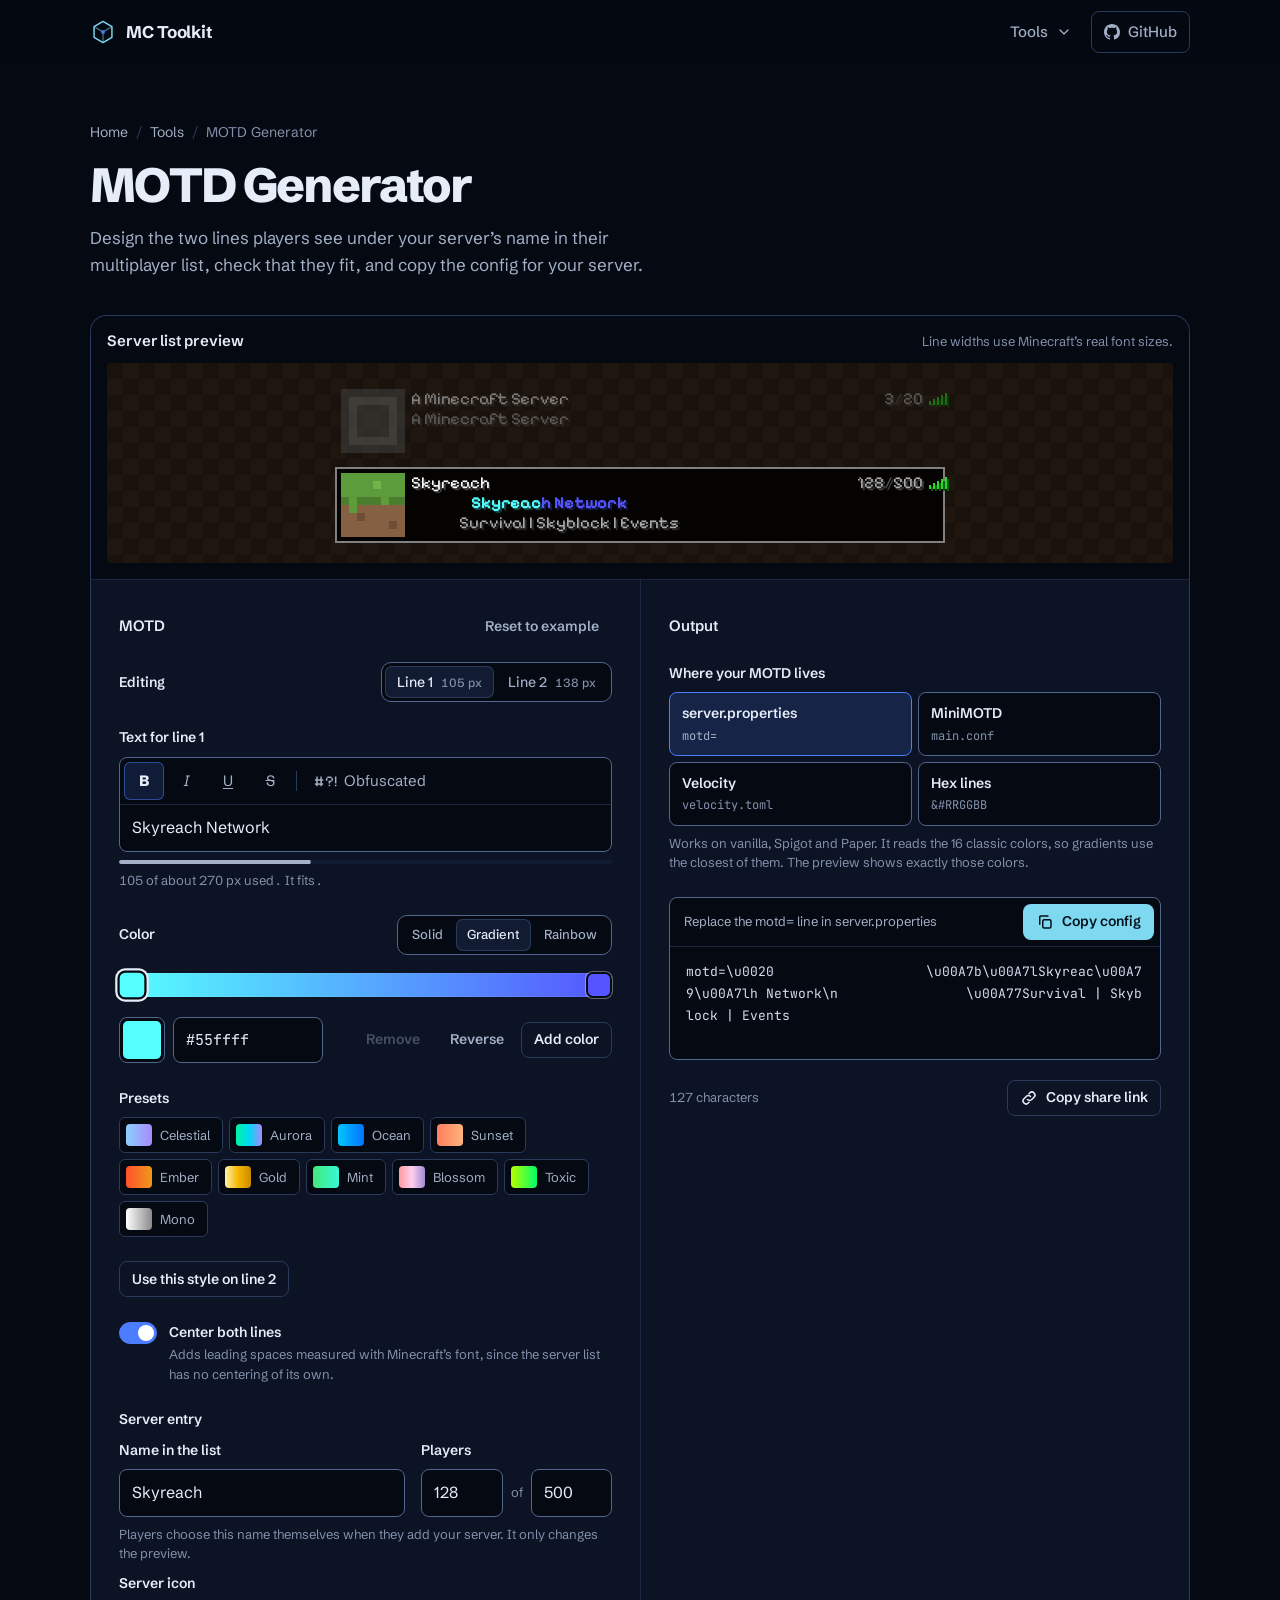
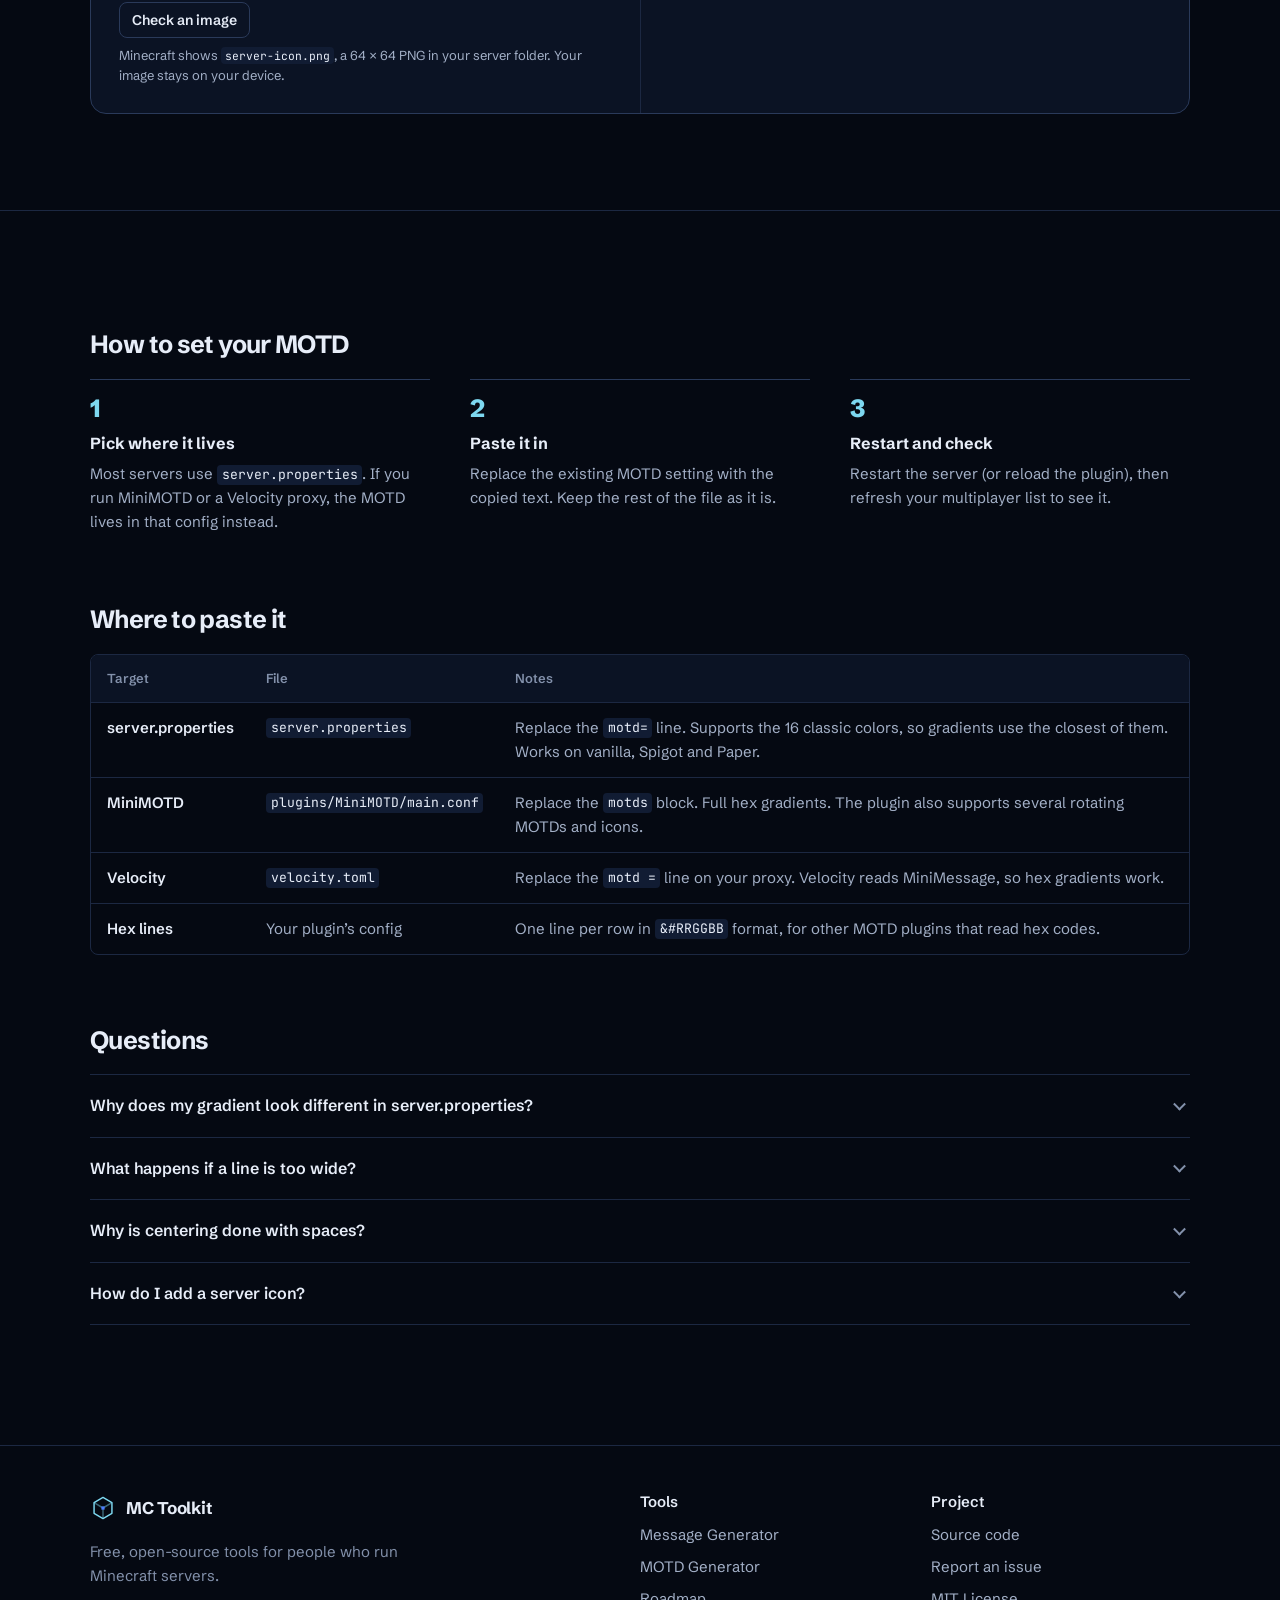
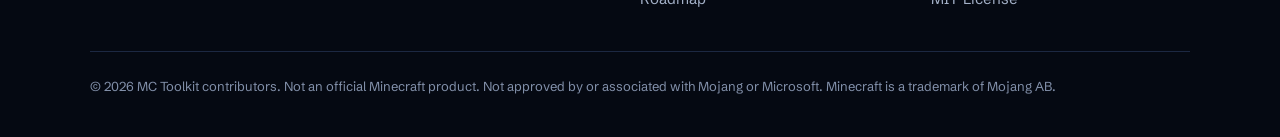
<file: tools/motd-generator/index.html>
<!doctype html>
<html lang="en">
<head>
  <meta charset="utf-8">
  <meta name="viewport" content="width=device-width, initial-scale=1, viewport-fit=cover">
  <title>Minecraft MOTD Generator with Server List Preview — MC Toolkit</title>
  <meta name="description" content="Create a Minecraft server MOTD with colors, gradients and centering. Live server list preview, line width check, and output for server.properties, MiniMOTD and Velocity.">
  <link rel="canonical" href="https://smmezp.github.io/mc-toolkit/tools/motd-generator/">
  <meta name="theme-color" content="#050912">

  <meta property="og:type" content="website">
  <meta property="og:site_name" content="MC Toolkit">
  <meta property="og:title" content="Minecraft MOTD Generator">
  <meta property="og:description" content="Colors, gradients and centering for your server list MOTD, with a live preview. Output for server.properties, MiniMOTD and Velocity.">
  <meta property="og:url" content="https://smmezp.github.io/mc-toolkit/tools/motd-generator/">
  <meta property="og:image" content="https://smmezp.github.io/mc-toolkit/assets/og-image.png">
  <meta property="og:image:width" content="1200">
  <meta property="og:image:height" content="630">
  <meta name="twitter:card" content="summary_large_image">

  <link rel="icon" href="../../assets/favicon.svg" type="image/svg+xml">
  <link rel="apple-touch-icon" href="../../assets/apple-touch-icon.png">

  <link rel="preconnect" href="https://fonts.googleapis.com">
  <link rel="preconnect" href="https://fonts.gstatic.com" crossorigin>
  <link rel="stylesheet" href="https://fonts.googleapis.com/css2?family=JetBrains+Mono:wght@400;500&family=Pixelify+Sans:wght@400;700&family=Schibsted+Grotesk:wght@400;500;600;700;800&display=swap">
  <link rel="stylesheet" href="../../css/main.css">
  <link rel="stylesheet" href="../../css/tool.css">

  <script type="application/ld+json">
  {
    "@context": "https://schema.org",
    "@type": "WebApplication",
    "name": "Minecraft MOTD Generator",
    "url": "https://smmezp.github.io/mc-toolkit/tools/motd-generator/",
    "applicationCategory": "DeveloperApplication",
    "operatingSystem": "Any (web browser)",
    "description": "Design a Minecraft server MOTD with a live server list preview and export it for server.properties, MiniMOTD or Velocity.",
    "offers": { "@type": "Offer", "price": "0", "priceCurrency": "USD" },
    "isPartOf": { "@type": "WebSite", "name": "MC Toolkit", "url": "https://smmezp.github.io/mc-toolkit/" }
  }
  </script>
</head>
<body class="tool-page">
  <a class="skip-link" href="#main">Skip to content</a>

  <header class="site-header">
    <div class="container header-inner">
      <a class="brand" href="../../" aria-label="MC Toolkit home">
        <svg viewBox="0 0 32 32" fill="none" aria-hidden="true">
          <path d="M16 3 27 9.5v13L16 29 5 22.5v-13Z" stroke="#7dd8f0" stroke-width="1.8" stroke-linejoin="round"/>
          <path d="M5 9.5 16 16l11-6.5M16 16v13" stroke="#7dd8f0" stroke-opacity=".45" stroke-width="1.8" stroke-linejoin="round"/>
          <rect x="14" y="14" width="4" height="4" fill="#4c7dff"/>
        </svg>
        <span translate="no">MC Toolkit</span>
      </a>
      <nav class="site-nav" aria-label="Main">
        <div class="menu" data-menu>
          <button class="nav-item" type="button" aria-expanded="false" aria-controls="tools-menu">
            Tools
            <svg class="chevron" viewBox="0 0 24 24" fill="none" stroke="currentColor" stroke-width="2" stroke-linecap="round" stroke-linejoin="round" aria-hidden="true"><path d="m6 9 6 6 6-6"/></svg>
          </button>
          <div class="menu-panel" id="tools-menu" hidden>
            <ul class="menu-list">
              <li><a class="menu-link" href="../message-generator/" style="--dot: var(--id-aqua)"><span class="menu-dot"></span>Message Generator<span class="menu-status is-live">Live</span></a></li>
              <li><a class="menu-link" href="./" aria-current="page" style="--dot: var(--id-blue)"><span class="menu-dot"></span>MOTD Generator<span class="menu-status is-live">Live</span></a></li>
              <li><span class="menu-link is-planned" style="--dot: var(--id-gold)"><span class="menu-dot"></span>Rank Price Calculator<span class="menu-status">Planned</span></span></li>
              <li><span class="menu-link is-planned" style="--dot: var(--id-pink)"><span class="menu-dot"></span>Crate Reward Generator<span class="menu-status">Planned</span></span></li>
              <li><span class="menu-link is-planned" style="--dot: var(--id-green)"><span class="menu-dot"></span>Economy Calculator<span class="menu-status">Planned</span></span></li>
              <li><span class="menu-link is-planned" style="--dot: var(--id-gray)"><span class="menu-dot"></span>Plugin Config Helper<span class="menu-status">Planned</span></span></li>
              <li><span class="menu-link is-planned" style="--dot: var(--id-purple)"><span class="menu-dot"></span>Enchantment Planner<span class="menu-status">Planned</span></span></li>
            </ul>
            <p class="menu-foot">Need something else? <a href="https://github.com/smmezp/mc-toolkit/issues/new/choose" target="_blank" rel="noopener">Request a tool</a></p>
          </div>
        </div>
        <a class="nav-item nav-github" href="https://github.com/smmezp/mc-toolkit" target="_blank" rel="noopener" aria-label="MC Toolkit on GitHub">
          <svg viewBox="0 0 16 16" fill="currentColor" aria-hidden="true"><path d="M8 0C3.58 0 0 3.58 0 8c0 3.54 2.29 6.53 5.47 7.59.4.07.55-.17.55-.38 0-.19-.01-.82-.01-1.49-2.01.37-2.53-.49-2.69-.94-.09-.23-.48-.94-.82-1.13-.28-.15-.68-.52-.01-.53.63-.01 1.08.58 1.23.82.72 1.21 1.87.87 2.33.66.07-.52.28-.87.51-1.07-1.78-.2-3.64-.89-3.64-3.95 0-.87.31-1.59.82-2.15-.08-.2-.36-1.02.08-2.12 0 0 .67-.21 2.2.82.64-.18 1.32-.27 2-.27.68 0 1.36.09 2 .27 1.53-1.04 2.2-.82 2.2-.82.44 1.1.16 1.92.08 2.12.51.56.82 1.27.82 2.15 0 3.07-1.87 3.75-3.65 3.95.29.25.54.73.54 1.48 0 1.07-.01 1.93-.01 2.2 0 .21.15.46.55.38A8.013 8.013 0 0 0 16 8c0-4.42-3.58-8-8-8Z"/></svg>
          <span class="nav-label">GitHub</span>
        </a>
      </nav>
    </div>
  </header>
  <main id="main">
    <section class="tool-hero">
      <div class="container">
        <ol class="breadcrumb">
          <li><a href="../../">Home</a></li>
          <li><a href="../../#tools">Tools</a></li>
          <li aria-current="page">MOTD Generator</li>
        </ol>
        <h1>MOTD Generator</h1>
        <p>Design the two lines players see under your server’s name in their multiplayer list, check that they fit, and copy the config for your server.</p>
      </div>
    </section>

    <div class="container">
      <div class="workspace">
        <!-- Preview ------------------------------------------------------ -->
        <section class="stage" aria-labelledby="preview-title">
          <div class="stage-bar">
            <h2 class="pane-title" id="preview-title">Server list preview</h2>
            <p class="hint stage-note">Line widths use Minecraft’s real font sizes.</p>
          </div>
          <div class="serverlist" id="motd-preview" role="img" aria-label="Server list preview">
            <div class="sl-entry is-dim" aria-hidden="true">
              <svg class="sl-icon" viewBox="0 0 8 8" shape-rendering="crispEdges" aria-hidden="true"><rect width="8" height="8" fill="#4a4a4a"/><rect x="1" y="1" width="6" height="6" fill="#6b6b6b"/><rect x="2" y="2" width="4" height="4" fill="#4a4a4a"/></svg>
              <div class="sl-body">
                <div class="sl-head"><span class="sl-name">A Minecraft Server</span><span class="sl-status"><span>3<span class="slash">/</span>20</span><span class="sl-ping"><i></i><i></i><i></i><i></i><i></i></span></span></div>
                <div class="sl-motd"><div class="mc-line"><span style="color:#aaaaaa">A Minecraft Server</span></div></div>
              </div>
            </div>
            <div class="sl-entry is-selected">
              <img class="sl-icon" id="motd-icon" alt="" width="64" height="64" src="data:image/svg+xml,%3Csvg xmlns='http://www.w3.org/2000/svg' viewBox='0 0 8 8' shape-rendering='crispEdges'%3E%3Crect width='8' height='8' fill='%23866043'/%3E%3Crect width='8' height='3' fill='%235d9c3a'/%3E%3Crect y='3' width='8' height='1' fill='%234a7d2e'/%3E%3Crect x='1' y='3' width='1' height='2' fill='%235d9c3a'/%3E%3Crect x='5' y='3' width='1' height='1' fill='%235d9c3a'/%3E%3Crect x='2' y='5' width='1' height='1' fill='%23704e35'/%3E%3Crect x='6' y='6' width='1' height='1' fill='%23704e35'/%3E%3Crect x='4' y='1' width='1' height='1' fill='%2370b44a'/%3E%3C/svg%3E">
              <div class="sl-body">
                <div class="sl-head"><span class="sl-name" id="motd-name-out">Skyreach</span><span class="sl-status"><span id="motd-players-out">128<span class="slash">/</span>500</span><span class="sl-ping" aria-hidden="true"><i></i><i></i><i></i><i></i><i></i></span></span></div>
                <div class="sl-motd" id="motd-lines"></div>
              </div>
            </div>
          </div>
        </section>

        <div class="ws-body">
          <!-- Editor ----------------------------------------------------- -->
          <section class="ws-pane ws-editor" aria-labelledby="editor-title">
            <div class="pane-head">
              <h2 class="pane-title" id="editor-title">MOTD</h2>
              <button class="btn btn-quiet btn-sm" type="button" id="motd-reset"><span data-label>Reset to example</span></button>
            </div>

            <div class="field">
              <div class="label-row">
                <span class="label" id="line-label">Editing</span>
                <div class="tabs" role="tablist" aria-labelledby="line-label">
                  <button type="button" role="tab" id="tab-1" aria-selected="true" aria-controls="line-panel" data-line="0">Line 1 <span class="tab-meta" data-meta></span></button>
                  <button type="button" role="tab" id="tab-2" aria-selected="false" aria-controls="line-panel" data-line="1" tabindex="-1">Line 2 <span class="tab-meta" data-meta></span></button>
                </div>
              </div>
            </div>

            <div class="tabpanel" id="line-panel" role="tabpanel" aria-labelledby="tab-1">
              <div class="field">
                <label class="label" for="motd-text" id="motd-text-label">Text for line 1</label>
                <div class="editor-box">
                  <div class="toolbar" role="toolbar" aria-label="Formatting" aria-controls="motd-text">
                    <button class="tool-btn" type="button" data-format="bold" aria-pressed="false" title="Bold (&amp;l), Ctrl+B"><b aria-hidden="true">B</b><span class="sr-only">Bold</span></button>
                    <button class="tool-btn" type="button" data-format="italic" aria-pressed="false" title="Italic (&amp;o), Ctrl+I"><i aria-hidden="true">I</i><span class="sr-only">Italic</span></button>
                    <button class="tool-btn" type="button" data-format="underline" aria-pressed="false" title="Underline (&amp;n), Ctrl+U"><u aria-hidden="true">U</u><span class="sr-only">Underline</span></button>
                    <button class="tool-btn" type="button" data-format="strikethrough" aria-pressed="false" title="Strikethrough (&amp;m)"><s aria-hidden="true">S</s><span class="sr-only">Strikethrough</span></button>
                    <span class="toolbar-sep" aria-hidden="true"></span>
                    <button class="tool-btn" type="button" data-format="obfuscated" aria-pressed="false" title="Obfuscated (&amp;k)"><span class="obf" aria-hidden="true">#?!</span><span class="tool-btn-label" aria-hidden="true">Obfuscated</span><span class="sr-only">Obfuscated</span></button>
                  </div>
                  <input class="input" id="motd-text" name="motd-line" type="text" maxlength="200" spellcheck="false" autocomplete="off" autocapitalize="off" placeholder="Example: Survival | Skyblock | Events…" aria-describedby="motd-meter-text">
                </div>
                <div class="meter" id="motd-meter">
                  <div class="meter-track" aria-hidden="true"><div class="meter-fill"></div></div>
                  <p class="meter-text" id="motd-meter-text"></p>
                </div>
              </div>

              <div class="field">
                <div class="label-row">
                  <span class="label" id="mode-label">Color</span>
                  <div class="segmented segmented--sm" role="radiogroup" aria-labelledby="mode-label">
                    <label><input type="radio" name="mode" value="solid"><span>Solid</span></label>
                    <label><input type="radio" name="mode" value="gradient" checked><span>Gradient</span></label>
                    <label><input type="radio" name="mode" value="rainbow"><span>Rainbow</span></label>
                  </div>
                </div>

                <div class="grad" id="motd-grad">
                  <div class="grad-fill" id="motd-gradient-bar" aria-hidden="true"></div>
                  <div id="motd-stops" role="group" aria-label="Gradient colors"></div>
                </div>

                <div class="stop-editor" id="motd-stop-editor">
                  <input class="stop-color" id="motd-color" name="stop-color" type="color" aria-label="Pick the selected color">
                  <input class="input input-mono stop-hex" id="motd-hex" name="stop-hex" type="text" maxlength="7" spellcheck="false" autocomplete="off" autocapitalize="off" aria-label="Hex code of the selected color" aria-describedby="motd-hex-error">
                  <div class="stop-actions">
                    <button class="btn btn-quiet btn-sm" type="button" id="motd-remove">Remove</button>
                    <button class="btn btn-quiet btn-sm" type="button" id="motd-reverse">Reverse</button>
                    <button class="btn btn-secondary btn-sm" type="button" id="motd-add-stop">Add color</button>
                  </div>
                </div>
                <p class="hint stop-error" id="motd-hex-error" hidden>Use a 3 or 6 digit hex code, like #7dd8f0.</p>
              </div>

              <div class="field" id="motd-presets-field">
                <span class="label" id="presets-label">Presets</span>
                <div class="presets" id="motd-presets" role="group" aria-labelledby="presets-label"></div>
              </div>

              <div class="field">
                <div>
                  <button class="btn btn-secondary btn-sm" type="button" id="motd-copy-style"><span data-label>Use this style on line 2</span></button>
                </div>
              </div>
            </div>

            <div class="field">
              <label class="switch">
                <input type="checkbox" id="motd-center" name="center-lines" checked>
                <span class="switch-track" aria-hidden="true"></span>
                <span class="switch-text">
                  <span class="label">Center both lines</span>
                  <span class="hint">Adds leading spaces measured with Minecraft’s font, since the server list has no centering of its own.</span>
                </span>
              </label>
            </div>

            <fieldset class="field">
              <legend>Server entry</legend>
              <div class="field-row">
                <div class="field">
                  <label class="label" for="motd-name">Name in the list</label>
                  <input class="input" id="motd-name" name="server-name" type="text" maxlength="40" autocomplete="off" spellcheck="false" aria-describedby="motd-name-hint">
                </div>
                <div class="field">
                  <span class="label" id="players-label">Players</span>
                  <div class="file-row players-row" role="group" aria-labelledby="players-label">
                    <input class="input" id="motd-online" name="players-online" type="number" inputmode="numeric" min="0" max="999999" aria-label="Players online">
                    <span aria-hidden="true" class="hint">of</span>
                    <input class="input" id="motd-max" name="players-max" type="number" inputmode="numeric" min="0" max="999999" aria-label="Player limit">
                  </div>
                </div>
              </div>
              <p class="hint" id="motd-name-hint">Players choose this name themselves when they add your server. It only changes the preview.</p>

              <div class="field">
                <span class="label" id="icon-label">Server icon</span>
                <div class="file-row">
                  <input class="file-input" id="motd-icon-file" name="server-icon" type="file" accept="image/*" aria-labelledby="icon-label icon-choose" aria-describedby="motd-icon-status">
                  <label class="btn btn-secondary btn-sm" for="motd-icon-file" id="icon-choose">Check an image</label>
                  <button class="btn btn-secondary btn-sm" type="button" id="motd-icon-download" hidden><span data-label>Download 64 × 64 PNG</span></button>
                  <button class="btn btn-quiet btn-sm" type="button" id="motd-icon-clear" hidden>Remove image</button>
                </div>
                <p class="file-status" id="motd-icon-status" aria-live="polite">Minecraft shows <code translate="no">server-icon.png</code>, a 64 × 64 PNG in your server folder. Your image stays on your device.</p>
              </div>
            </fieldset>
          </section>

          <!-- Output ----------------------------------------------------- -->
          <section class="ws-pane ws-output" aria-labelledby="output-title">
            <div class="pane-head">
              <h2 class="pane-title" id="output-title">Output</h2>
            </div>

            <fieldset class="field">
              <legend>Where your MOTD lives</legend>
              <div class="format-tiles" translate="no">
                <label class="tile"><input type="radio" name="target" value="properties" checked><span><strong>server.properties</strong><code>motd=</code></span></label>
                <label class="tile"><input type="radio" name="target" value="minimotd"><span><strong>MiniMOTD</strong><code>main.conf</code></span></label>
                <label class="tile"><input type="radio" name="target" value="velocity"><span><strong>Velocity</strong><code>velocity.toml</code></span></label>
                <label class="tile"><input type="radio" name="target" value="hexlines"><span><strong>Hex lines</strong><code>&amp;#RRGGBB</code></span></label>
              </div>
              <p class="hint format-hint" id="motd-target-hint" aria-live="polite"></p>
            </fieldset>

            <div class="field">
              <div class="code-box">
                <div class="code-box-head">
                  <p class="code-box-file" id="motd-file"></p>
                  <button class="btn btn-primary btn-sm" type="button" id="motd-copy">
                    <svg viewBox="0 0 24 24" fill="none" stroke="currentColor" stroke-width="2" stroke-linecap="round" stroke-linejoin="round" aria-hidden="true"><rect x="9" y="9" width="11" height="11" rx="2"/><path d="M5 15V5a1 1 0 0 1 1-1h10"/></svg>
                    <span data-label>Copy config</span>
                  </button>
                </div>
                <pre id="motd-output" tabindex="0" role="region" aria-label="Generated config" translate="no"></pre>
              </div>
              <div class="output-foot">
                <p class="stats" id="motd-stats"></p>
                <button class="btn btn-secondary btn-sm" type="button" id="motd-share">
                  <svg viewBox="0 0 24 24" fill="none" stroke="currentColor" stroke-width="2" stroke-linecap="round" stroke-linejoin="round" aria-hidden="true"><path d="M10 14a4 4 0 0 0 5.7 0l3-3a4 4 0 0 0-5.7-5.7l-1 1"/><path d="M14 10a4 4 0 0 0-5.7 0l-3 3a4 4 0 0 0 5.7 5.7l1-1"/></svg>
                  <span data-label>Copy share link</span>
                </button>
              </div>
            </div>
          </section>
        </div>
      </div>
    </div>

    <!-- Mobile: copy without scrolling to the output -->
    <div class="copybar is-hidden" id="motd-copybar">
      <p class="copybar-info"><strong id="motd-copybar-target">server.properties</strong>Ready to paste</p>
      <button class="btn btn-primary btn-sm" type="button" id="motd-copy-mobile"><span data-label>Copy config</span></button>
    </div>

    <!-- Guide ------------------------------------------------------------ -->
    <section class="band band--after-tool" id="guide">
      <div class="container guide">
        <div>
          <h2>How to set your MOTD</h2>
          <ol class="steps">
            <li><strong>Pick where it lives</strong>Most servers use <code>server.properties</code>. If you run MiniMOTD or a Velocity proxy, the MOTD lives in that config instead.</li>
            <li><strong>Paste it in</strong>Replace the existing MOTD setting with the copied text. Keep the rest of the file as it is.</li>
            <li><strong>Restart and check</strong>Restart the server (or reload the plugin), then refresh your multiplayer list to see it.</li>
          </ol>
        </div>

        <div>
          <h2>Where to paste it</h2>
          <div class="table-wrap" tabindex="0" role="region" aria-label="Where to paste the MOTD, scrolls sideways on small screens">
            <table class="table">
              <thead>
                <tr><th scope="col">Target</th><th scope="col">File</th><th scope="col">Notes</th></tr>
              </thead>
              <tbody>
                <tr><td translate="no">server.properties</td><td><code translate="no">server.properties</code></td><td>Replace the <code translate="no">motd=</code> line. Supports the 16 classic colors, so gradients use the closest of them. Works on vanilla, Spigot and Paper.</td></tr>
                <tr><td translate="no">MiniMOTD</td><td><code translate="no">plugins/MiniMOTD/main.conf</code></td><td>Replace the <code translate="no">motds</code> block. Full hex gradients. The plugin also supports several rotating MOTDs and icons.</td></tr>
                <tr><td translate="no">Velocity</td><td><code translate="no">velocity.toml</code></td><td>Replace the <code translate="no">motd =</code> line on your proxy. Velocity reads MiniMessage, so hex gradients work.</td></tr>
                <tr><td>Hex lines</td><td>Your plugin’s config</td><td>One line per row in <code translate="no">&amp;#RRGGBB</code> format, for other MOTD plugins that read hex codes.</td></tr>
              </tbody>
            </table>
          </div>
        </div>

        <div>
          <h2>Questions</h2>
          <div class="faq">
            <details>
              <summary>Why does my gradient look different in server.properties?</summary>
              <p>The <code translate="no">motd</code> setting only understands the 16 classic Minecraft colors, so each letter gets the closest one. For smooth hex gradients, use MiniMOTD on Paper or Spigot, or the Velocity target on a proxy.</p>
            </details>
            <details>
              <summary>What happens if a line is too wide?</summary>
              <p>The server list fits about 270 pixels per line. Longer text wraps onto the next line, and anything past the second line is hidden. The width meter and the preview show this before you paste.</p>
            </details>
            <details>
              <summary>Why is centering done with spaces?</summary>
              <p>Minecraft has no centering setting for the MOTD. The generator measures each line with the game’s font and adds the right number of spaces in front, the same thing server owners do by hand.</p>
            </details>
            <details>
              <summary>How do I add a server icon?</summary>
              <p>Save a 64 × 64 PNG named <code translate="no">server-icon.png</code> in the server’s main folder, next to <code translate="no">server.properties</code>, then restart. Use “Check an image” above to test yours or convert it to the right size.</p>
            </details>
          </div>
        </div>
      </div>
    </section>
  </main>

  <footer class="site-footer">
    <div class="container">
      <div class="footer-grid">
        <div class="footer-about">
          <a class="brand" href="../../">
            <svg viewBox="0 0 32 32" fill="none" aria-hidden="true">
              <path d="M16 3 27 9.5v13L16 29 5 22.5v-13Z" stroke="#7dd8f0" stroke-width="1.8" stroke-linejoin="round"/>
              <path d="M5 9.5 16 16l11-6.5M16 16v13" stroke="#7dd8f0" stroke-opacity=".45" stroke-width="1.8" stroke-linejoin="round"/>
              <rect x="14" y="14" width="4" height="4" fill="#4c7dff"/>
            </svg>
            <span translate="no">MC Toolkit</span>
          </a>
          <p>Free, open-source tools for people who run Minecraft servers.</p>
        </div>
        <div class="footer-col">
          <h2>Tools</h2>
          <ul>
            <li><a href="../message-generator/">Message Generator</a></li>
            <li><a href="./" aria-current="page">MOTD Generator</a></li>
            <li><a href="../../#tools">Roadmap</a></li>
          </ul>
        </div>
        <div class="footer-col">
          <h2>Project</h2>
          <ul>
            <li><a href="https://github.com/smmezp/mc-toolkit" target="_blank" rel="noopener">Source code</a></li>
            <li><a href="https://github.com/smmezp/mc-toolkit/issues" target="_blank" rel="noopener">Report an issue</a></li>
            <li><a href="https://github.com/smmezp/mc-toolkit/blob/main/LICENSE" target="_blank" rel="noopener">MIT License</a></li>
          </ul>
        </div>
      </div>
      <p class="footer-legal">© <span data-year>2026</span> MC Toolkit contributors. Not an official Minecraft product. Not approved by or associated with Mojang or Microsoft. Minecraft is a trademark of Mojang AB.</p>
    </div>
  </footer>
  <script src="../../js/site.js" defer></script>
  <script src="../../js/lib/mc-text.js" defer></script>
  <script src="../../js/lib/controls.js" defer></script>
  <script src="../../js/tools/motd-generator.js" defer></script>
</body>
</html>
</file>
<file: css/main.css>
/*!
 * MC Toolkit — main.css
 * Design tokens, base styles, navigation and homepage components.
 * Design notes: docs/DESIGN.md
 * MIT License — https://github.com/smmezp/mc-toolkit
 */

/* ==================================================================== */
/* 1. Tokens                                                             */
/* ==================================================================== */

:root {
  color-scheme: dark;

  /* Base palette */
  --night: #050912;      /* page background */
  --deep: #0b1324;       /* surfaces */
  --deep-2: #111c33;     /* raised surfaces, active controls */
  --deep-3: #18253f;     /* hover on raised */
  --rule: #1c2842;       /* hairlines */
  --rule-2: #2a3a5a;     /* stronger dividers, button outlines */
  --control: #53668e;    /* form-control edges: 3:1 against surfaces (WCAG 1.4.11) */
  --control-hi: #7488b3; /* hover */

  --text: #e7edf8;       /* starlight */
  --text-2: #a3b0c7;
  --text-3: #8391ab;

  --cyan: #7dd8f0;       /* aether cyan: primary action */
  --cyan-hi: #a9e6f6;
  --lapis: #4c7dff;      /* focus, selection */
  --lapis-soft: rgba(76, 125, 255, 0.16);
  --ok: #6ee7b7;
  --danger: #ff8a8a;

  /* Tool identities (Minecraft legacy colors) */
  --id-aqua: #55ffff;
  --id-blue: #7d7dff;
  --id-gold: #ffaa00;
  --id-pink: #ff55ff;
  --id-green: #55ff55;
  --id-gray: #aaaaaa;
  --id-purple: #c94fc9;

  /* Type */
  --font-ui: "Schibsted Grotesk", ui-sans-serif, system-ui, -apple-system, "Segoe UI", Roboto, sans-serif;
  --font-mono: "JetBrains Mono", ui-monospace, SFMono-Regular, Menlo, Consolas, monospace;
  --font-pixel: "Pixelify Sans", var(--font-mono);

  /* Scale (1.25) */
  --step--1: 0.8125rem;
  --step-0: 1rem;
  --step-1: 1.25rem;
  --step-2: 1.5625rem;
  --step-3: clamp(1.75rem, 3vw, 2.45rem);
  --step-4: clamp(2.5rem, 5.6vw, 3.9rem);

  /* Shape: radius follows hierarchy */
  --r-frame: 16px;
  --r-control: 8px;
  --r-chip: 6px;

  --ease: cubic-bezier(0.22, 0.8, 0.24, 1);
  --container: 1180px;
  --gutter: clamp(16px, 4vw, 40px);
  --header-h: 64px;
}

/* ==================================================================== */
/* 2. Reset & base                                                       */
/* ==================================================================== */

*,
*::before,
*::after {
  box-sizing: border-box;
}

html {
  -webkit-text-size-adjust: 100%;
  text-size-adjust: 100%;
  background: var(--night);
  /* Keep focused elements clear of the sticky header */
  scroll-padding-top: calc(var(--header-h) + 16px);
}

@media (prefers-reduced-motion: no-preference) {
  html { scroll-behavior: smooth; }
}

body {
  margin: 0;
  min-height: 100vh;
  display: flex;
  flex-direction: column;
  background: var(--night);
  color: var(--text);
  font-family: var(--font-ui);
  font-size: var(--step-0);
  line-height: 1.6;
  -webkit-font-smoothing: antialiased;
  -moz-osx-font-smoothing: grayscale;
  -webkit-tap-highlight-color: transparent;
  overflow-x: hidden;
}

img,
svg {
  display: block;
  max-width: 100%;
}

a {
  color: var(--cyan);
  text-decoration: none;
  transition: color 0.15s;
}

a:hover {
  color: var(--cyan-hi);
}

/* Links inside running text are underlined, not identified by color alone. */
p a,
.hint a {
  text-decoration: underline;
  text-decoration-thickness: 1px;
  text-underline-offset: 3px;
}

button,
a,
input,
select,
textarea,
label {
  touch-action: manipulation;
}

h1,
h2,
h3,
h4 {
  margin: 0;
  font-weight: 700;
  line-height: 1.1;
  letter-spacing: -0.025em;
  text-wrap: balance;
}

p {
  margin: 0;
  text-wrap: pretty;
}

code,
kbd,
pre {
  font-family: var(--font-mono);
  font-size: 0.875em;
}

:not(pre) > code {
  padding: 0.1em 0.35em;
  border-radius: 4px;
  background: var(--deep-2);
  color: var(--text);
  overflow-wrap: anywhere;
}

::selection {
  background: rgba(76, 125, 255, 0.4);
  color: #fff;
}

:focus-visible {
  outline: 2px solid var(--lapis);
  outline-offset: 2px;
}

[hidden] {
  display: none !important;
}

.sr-only {
  position: absolute !important;
  width: 1px;
  height: 1px;
  padding: 0;
  margin: -1px;
  overflow: hidden;
  clip: rect(0, 0, 0, 0);
  white-space: nowrap;
  border: 0;
}

.skip-link {
  position: absolute;
  left: 12px;
  top: -60px;
  z-index: 100;
  padding: 8px 14px;
  border-radius: var(--r-control);
  background: var(--cyan);
  color: var(--night);
  font-weight: 600;
}

.skip-link:focus {
  top: 12px;
}

/* ==================================================================== */
/* 3. Layout                                                             */
/* ==================================================================== */

.container {
  width: 100%;
  max-width: var(--container);
  margin: 0 auto;
  padding-left: max(var(--gutter), env(safe-area-inset-left));
  padding-right: max(var(--gutter), env(safe-area-inset-right));
}

main {
  flex: 1;
}

[id] {
  scroll-margin-top: calc(var(--header-h) + 16px);
}

.band {
  padding: clamp(64px, 10vw, 120px) 0;
  border-top: 1px solid var(--rule);
}

.band-head {
  display: grid;
  gap: 12px;
  max-width: 640px;
  margin-bottom: clamp(32px, 5vw, 48px);
}

.band-head h2 {
  font-size: var(--step-3);
}

.band-head p {
  color: var(--text-2);
  font-size: 1.0625rem;
}

/* ==================================================================== */
/* 4. Header & navigation                                                */
/* ==================================================================== */

.site-header {
  position: sticky;
  top: 0;
  z-index: 50;
  background: rgba(5, 9, 18, 0.94);
  border-bottom: 1px solid transparent;
  transition: border-color 0.2s;
}

.site-header.is-scrolled {
  border-bottom-color: var(--rule);
}

.header-inner {
  display: flex;
  align-items: center;
  justify-content: space-between;
  gap: 16px;
  height: var(--header-h);
}

.brand {
  display: inline-flex;
  align-items: center;
  gap: 10px;
  color: var(--text);
  font-weight: 700;
  font-size: 1.0625rem;
  letter-spacing: -0.015em;
  white-space: nowrap;
}

.brand:hover {
  color: var(--text);
}

.brand svg {
  width: 26px;
  height: 26px;
  flex: none;
}

.site-nav {
  display: flex;
  align-items: center;
  gap: 6px;
}

.nav-item {
  display: inline-flex;
  align-items: center;
  gap: 8px;
  min-height: 40px;
  padding: 8px 12px;
  border: 1px solid transparent;
  border-radius: var(--r-control);
  background: transparent;
  color: var(--text-2);
  font: inherit;
  font-size: 0.9375rem;
  font-weight: 500;
  cursor: pointer;
  transition: color 0.15s, background-color 0.15s, border-color 0.15s;
}

.nav-item:hover,
.nav-item[aria-expanded="true"] {
  color: var(--text);
  background: var(--deep-2);
}

.nav-item svg {
  width: 16px;
  height: 16px;
  flex: none;
}

.nav-item .chevron {
  transition: transform 0.2s var(--ease);
}

.nav-item[aria-expanded="true"] .chevron {
  transform: rotate(180deg);
}

.nav-github {
  border-color: var(--rule-2);
}

/* Tools menu */
.menu {
  position: relative;
}

.menu-panel {
  position: absolute;
  right: 0;
  top: calc(100% + 8px);
  width: 340px;
  padding: 6px;
  border: 1px solid var(--rule-2);
  border-radius: 12px;
  background: var(--deep);
  box-shadow: 0 24px 48px -16px rgba(0, 0, 0, 0.7);
  overscroll-behavior: contain;
}

.menu-list {
  margin: 0;
  padding: 0;
  list-style: none;
}

.menu-link {
  display: grid;
  grid-template-columns: 10px minmax(0, 1fr) auto;
  align-items: center;
  gap: 12px;
  min-height: 44px;
  padding: 10px 12px;
  border-radius: var(--r-control);
  color: var(--text);
  font-size: 0.9375rem;
  font-weight: 500;
}

a.menu-link:hover,
a.menu-link:focus-visible,
a.menu-link[aria-current="page"] {
  background: var(--deep-2);
  color: var(--text);
}

.menu-link.is-planned {
  color: var(--text-2);
}

.menu-dot {
  width: 8px;
  height: 8px;
  border-radius: 2px;
  background: var(--dot, var(--text-3));
}

.menu-link.is-planned .menu-dot {
  opacity: 0.5;
}

.menu-status {
  font-size: var(--step--1);
  color: var(--text-3);
}

.menu-status.is-live {
  color: var(--ok);
}

.menu-foot {
  margin: 6px 0 0;
  padding: 10px 12px 6px;
  border-top: 1px solid var(--rule);
  font-size: var(--step--1);
  color: var(--text-3);
}

@media (max-width: 560px) {
  .menu {
    position: static;
  }
  .menu-panel {
    left: max(12px, env(safe-area-inset-left));
    right: max(12px, env(safe-area-inset-right));
    width: auto;
    top: calc(var(--header-h) - 4px);
  }
  .nav-github .nav-label {
    display: none;
  }
  .nav-github {
    width: 40px;
    justify-content: center;
    padding: 0;
  }
}

/* ==================================================================== */
/* 5. Buttons                                                            */
/* ==================================================================== */

.btn {
  display: inline-flex;
  align-items: center;
  justify-content: center;
  gap: 8px;
  min-height: 46px;
  padding: 11px 20px;
  border: 1px solid transparent;
  border-radius: var(--r-control);
  font: inherit;
  font-size: 0.9375rem;
  font-weight: 600;
  line-height: 1.2;
  cursor: pointer;
  white-space: nowrap;
  transition: background-color 0.15s, border-color 0.15s, color 0.15s;
}

.btn svg {
  width: 18px;
  height: 18px;
  flex: none;
}

.btn:disabled {
  opacity: 0.4;
  cursor: not-allowed;
}

.btn-primary {
  background: var(--cyan);
  color: #03121a;
}

.btn-primary:hover:not(:disabled) {
  background: var(--cyan-hi);
  color: #03121a;
}

.btn-secondary {
  background: transparent;
  border-color: var(--rule-2);
  color: var(--text);
}

.btn-secondary:hover:not(:disabled) {
  background: var(--deep-2);
  border-color: #3a4d74;
  color: var(--text);
}

.btn-quiet {
  background: transparent;
  color: var(--text-2);
}

.btn-quiet:hover:not(:disabled) {
  background: var(--deep-2);
  color: var(--text);
}

.btn-sm {
  min-height: 36px;
  padding: 7px 12px;
  font-size: 0.875rem;
}

.btn-icon {
  width: 40px;
  min-height: 40px;
  padding: 0;
}

.btn.is-done {
  color: var(--ok);
}

.btn-primary.is-done {
  background: var(--ok);
  color: #03140d;
}

/* ==================================================================== */
/* 6. Hero                                                               */
/* ==================================================================== */

.hero {
  position: relative;
  padding: clamp(48px, 8vw, 104px) 0 clamp(64px, 9vw, 112px);
  isolation: isolate;
}

/* Square pixel stars, like the Minecraft night sky. Hero only. */
.hero::before {
  content: "";
  position: absolute;
  inset: 0;
  z-index: -1;
  pointer-events: none;
  background-repeat: no-repeat;
  background-size: 2px 2px;
  background-image:
    linear-gradient(#fff, #fff), linear-gradient(#cfe4ff, #cfe4ff), linear-gradient(#fff, #fff),
    linear-gradient(#cfe4ff, #cfe4ff), linear-gradient(#fff, #fff), linear-gradient(#fff, #fff),
    linear-gradient(#cfe4ff, #cfe4ff), linear-gradient(#fff, #fff), linear-gradient(#cfe4ff, #cfe4ff),
    linear-gradient(#fff, #fff), linear-gradient(#fff, #fff), linear-gradient(#cfe4ff, #cfe4ff);
  background-position:
    6% 12%, 18% 64%, 31% 8%, 44% 38%, 52% 4%, 63% 22%,
    71% 58%, 79% 9%, 86% 34%, 93% 16%, 97% 70%, 39% 84%;
  opacity: 0.4;
  -webkit-mask-image: linear-gradient(180deg, #000 30%, transparent 95%);
  mask-image: linear-gradient(180deg, #000 30%, transparent 95%);
}

.hero-grid {
  display: grid;
  grid-template-columns: minmax(0, 1fr);
  gap: 48px;
  align-items: center;
}

@media (min-width: 1000px) {
  .hero-grid {
    grid-template-columns: minmax(0, 5fr) minmax(0, 6fr);
    gap: 72px;
  }
}

.hero h1 {
  font-size: var(--step-4);
  font-weight: 800;
  line-height: 1.02;
  letter-spacing: -0.04em;
  max-width: 12ch;
  margin-bottom: 24px;
}

.hero-lead {
  max-width: 46ch;
  margin-bottom: 36px;
  font-size: clamp(1.0625rem, 1.6vw, 1.1875rem);
  color: var(--text-2);
}

.hero-actions {
  display: flex;
  flex-wrap: wrap;
  gap: 12px;
}

/* Live demo */
.demo {
  min-width: 0;
  border: 1px solid var(--rule-2);
  border-radius: var(--r-frame);
  background: var(--deep);
  box-shadow: 0 40px 80px -40px rgba(0, 0, 0, 0.9);
}

.demo-input {
  display: grid;
  gap: 10px;
  padding: 20px 20px 16px;
}

.demo-input > label {
  font-size: 0.875rem;
  font-weight: 600;
  color: var(--text-2);
}

.demo-row {
  display: flex;
  flex-wrap: wrap;
  gap: 10px;
}

.demo-row .input {
  flex: 1 1 220px;
}

.demo-swatches {
  display: flex;
  gap: 6px;
}

.swatch {
  position: relative;
  width: 46px;
  height: 46px;
  padding: 0;
  border: 1px solid var(--rule-2);
  border-radius: var(--r-control);
  background: var(--deep-2);
  cursor: pointer;
  transition: border-color 0.15s;
}

.swatch::after {
  content: "";
  position: absolute;
  inset: 8px;
  border-radius: 4px;
  background: var(--swatch);
}

.swatch:hover {
  border-color: #3a4d74;
}

.swatch[aria-pressed="true"] {
  border-color: var(--cyan);
  box-shadow: 0 0 0 1px var(--cyan) inset;
}

.demo-stage {
  padding: 0 20px;
}

.demo-stage .mc-screen {
  min-height: 92px;
  display: flex;
  flex-direction: column;
  justify-content: center;
  font-size: clamp(1.15rem, 2.4vw, 1.5rem);
}

.demo-code {
  display: flex;
  align-items: center;
  gap: 8px;
  margin-top: 16px;
  padding: 8px 10px 8px 20px;
  border-top: 1px solid var(--rule);
}

.demo-code pre {
  flex: 1;
  min-width: 0;
  margin: 0;
  overflow-x: auto;
  font-size: 0.8125rem;
  line-height: 1.6;
  color: var(--text-2);
  white-space: pre;
  scrollbar-width: thin;
}

.demo-foot {
  display: flex;
  flex-wrap: wrap;
  align-items: center;
  justify-content: space-between;
  gap: 8px 16px;
  padding: 12px 20px;
  border-top: 1px solid var(--rule);
  font-size: 0.875rem;
  color: var(--text-3);
}

.demo-foot a {
  display: inline-flex;
  align-items: center;
  min-height: 32px;
  font-weight: 600;
}

/* ==================================================================== */
/* 7. Featured tool                                                      */
/* ==================================================================== */

.feature {
  display: grid;
  grid-template-columns: minmax(0, 1fr);
  border: 1px solid var(--rule-2);
  border-radius: var(--r-frame);
  background: var(--deep);
  overflow: hidden;
}

@media (min-width: 900px) {
  .feature {
    grid-template-columns: minmax(0, 5fr) minmax(0, 7fr);
  }
}

.feature + .feature {
  margin-top: 16px;
}

.feature-copy {
  display: flex;
  flex-direction: column;
  gap: 16px;
  padding: clamp(24px, 4vw, 40px);
}

.status {
  display: inline-flex;
  align-items: center;
  gap: 8px;
  font-size: 0.875rem;
  font-weight: 600;
  color: var(--ok);
}

.status::before {
  content: "";
  width: 8px;
  height: 8px;
  border-radius: 2px;
  background: currentColor;
}

.feature h3 {
  font-size: var(--step-2);
}

.feature p {
  color: var(--text-2);
}

.checks {
  display: grid;
  gap: 10px;
  margin: 4px 0 12px;
  padding: 0;
  list-style: none;
  font-size: 0.9375rem;
  color: var(--text-2);
}

.checks li {
  position: relative;
  padding-left: 22px;
}

.checks li::before {
  content: "";
  position: absolute;
  left: 2px;
  top: 0.62em;
  width: 8px;
  height: 8px;
  border-radius: 2px;
  background: var(--id, var(--id-aqua));
}

.feature-copy .btn {
  align-self: flex-start;
  margin-top: auto;
}

.feature-spec {
  min-width: 0;
  display: flex;
  flex-direction: column;
  justify-content: center;
  padding: clamp(20px, 3vw, 32px);
  border-top: 1px solid var(--rule);
  background: var(--night);
}

@media (min-width: 900px) {
  .feature-spec {
    border-top: 0;
    border-left: 1px solid var(--rule);
  }
}

/* The server list row scales to the card column, not the viewport. */
.feature-spec {
  container-type: inline-size;
}

.feature-spec .serverlist {
  --gui: min(2px, calc((100cqi - 8px) / 309));
  padding: calc(var(--gui) * 8) 0;
}

.spec-caption {
  margin-bottom: 14px;
  font-size: 0.875rem;
  color: var(--text-3);
}

.format-list {
  margin: 0;
  padding: 0;
  list-style: none;
}

.format-list li {
  display: grid;
  grid-template-columns: 108px minmax(0, 1fr);
  gap: 16px;
  align-items: baseline;
  padding: 11px 0;
  border-top: 1px solid var(--rule);
}

.format-list li:first-child {
  border-top: 0;
}

.format-list span {
  font-size: 0.875rem;
  font-weight: 600;
  color: var(--text);
}

.format-list code {
  padding: 0;
  background: none;
  font-size: 0.78rem;
  line-height: 1.55;
  color: var(--text-2);
  word-break: break-all;
}

@media (max-width: 480px) {
  .format-list li {
    grid-template-columns: minmax(0, 1fr);
    gap: 4px;
  }
}

/* ==================================================================== */
/* 8. Roadmap grid                                                       */
/* ==================================================================== */

.roadmap-head {
  display: flex;
  flex-wrap: wrap;
  align-items: baseline;
  justify-content: space-between;
  gap: 8px 24px;
  margin: clamp(48px, 7vw, 72px) 0 20px;
}

.roadmap-head h3 {
  font-size: var(--step-1);
}

.roadmap-head p {
  color: var(--text-3);
  font-size: 0.9375rem;
}

.roadmap {
  display: grid;
  grid-template-columns: minmax(0, 1fr);
  gap: 1px;
  margin: 0;
  padding: 0;
  list-style: none;
  border: 1px solid var(--rule);
  border-radius: var(--r-frame);
  background: var(--rule);
  overflow: hidden;
  counter-reset: build 2;
}

/* A last cell that would leave a hole in the grid spans the gap instead. */
@media (min-width: 640px) and (max-width: 999px) {
  .roadmap { grid-template-columns: repeat(2, minmax(0, 1fr)); }
  .roadmap > li:last-child:nth-child(odd) { grid-column: span 2; }
}

@media (min-width: 1000px) {
  .roadmap { grid-template-columns: repeat(3, minmax(0, 1fr)); }
  .roadmap > li:last-child:nth-child(3n + 1) { grid-column: span 3; }
  .roadmap > li:last-child:nth-child(3n + 2) { grid-column: span 2; }
}

.roadmap > li {
  display: flex;
  flex-direction: column;
  gap: 8px;
  min-width: 0;
  padding: 24px;
  background: var(--night);
  counter-increment: build;
}

.roadmap h4 {
  font-size: 1.0625rem;
  letter-spacing: -0.015em;
}

.roadmap p {
  color: var(--text-2);
  font-size: 0.9375rem;
  line-height: 1.55;
}

.roadmap-meta {
  display: flex;
  justify-content: space-between;
  gap: 12px;
  margin-top: auto;
  padding-top: 8px;
  font-size: var(--step--1);
  color: var(--text-3);
}

.roadmap-meta::before {
  content: "Tool " counter(build);
}

.roadmap-meta.is-next {
  color: var(--cyan);
}

/* Specimens: one small, tool-specific illustration per cell */
.spec {
  --c: var(--text-3);
  height: 96px;
  margin-bottom: 10px;
  padding: 12px 14px;
  border: 1px solid var(--rule);
  border-radius: 10px;
  background: var(--deep);
  overflow: hidden;
  font-size: 0.75rem;
}

.spec-motd {
  display: grid;
  grid-template-columns: 40px minmax(0, 1fr) auto;
  gap: 10px;
  align-items: start;
  font-family: var(--font-pixel);
  font-size: 0.8rem;
  line-height: 1.35;
  white-space: nowrap;
}

.spec-motd > div {
  min-width: 0;
  overflow: hidden;
}

.spec-motd .icon {
  width: 40px;
  height: 40px;
  background:
    linear-gradient(90deg, transparent 50%, rgba(0, 0, 0, 0.22) 50%) 0 0 / 10px 10px,
    linear-gradient(transparent 50%, rgba(0, 0, 0, 0.18) 50%) 0 0 / 10px 10px,
    #3f8a3a;
}

.spec-motd .name { color: #fff; }
.spec-motd .l1 { color: var(--id-blue); }
.spec-motd .l2 { color: #aaa; }
.spec-motd .ping { color: #aaa; }

.spec-bars {
  display: grid;
  gap: 8px;
  align-content: center;
  font-variant-numeric: tabular-nums;
  color: var(--text-2);
}

.spec-bars div {
  display: grid;
  grid-template-columns: 52px minmax(0, 1fr) 48px;
  gap: 10px;
  align-items: center;
}

.spec-bars i {
  display: block;
  height: 6px;
  border-radius: 1px;
  background: var(--c);
  width: var(--w);
}

.spec-bars b {
  font-weight: 500;
  text-align: right;
}

.spec-yaml {
  margin: 0 0 10px;
  font-family: var(--font-mono);
  font-size: 0.72rem;
  line-height: 1.6;
  color: var(--text-2);
  white-space: pre;
}

.spec-yaml .k { color: var(--id-gray); }
.spec-yaml .v { color: var(--text); }

.spec-tooltip {
  display: grid;
  align-content: center;
  gap: 1px;
  background: #12021a;
  border-color: #3b0f6e;
  font-family: var(--font-pixel);
  font-size: 0.82rem;
  line-height: 1.35;
}

.spec-tooltip .t { color: #55ffff; }
.spec-tooltip .e { color: #aaaaaa; }
.spec-tooltip .c { color: var(--id-purple); }

.spec svg {
  width: 100%;
  height: 100%;
}

/* ==================================================================== */
/* 9. Facts                                                              */
/* ==================================================================== */

.facts {
  display: grid;
  grid-template-columns: minmax(0, 1fr);
  gap: 32px 48px;
  margin: 0;
}

@media (min-width: 800px) {
  .facts { grid-template-columns: repeat(3, minmax(0, 1fr)); }
}

.facts div {
  padding-top: 20px;
  border-top: 1px solid var(--rule-2);
}

.facts dt {
  margin-bottom: 8px;
  font-size: 1.0625rem;
  font-weight: 700;
  letter-spacing: -0.01em;
}

.facts dd {
  margin: 0;
  color: var(--text-2);
  font-size: 0.9375rem;
}

/* ==================================================================== */
/* 10. Support & footer                                                  */
/* ==================================================================== */

.band--compact {
  padding: clamp(48px, 7vw, 72px) 0;
}

.support {
  display: flex;
  flex-wrap: wrap;
  align-items: center;
  justify-content: space-between;
  gap: 24px;
}

.support h2 {
  font-size: var(--step-2);
  margin-bottom: 8px;
}

.support p {
  max-width: 56ch;
  color: var(--text-2);
}

.support-actions {
  display: flex;
  flex-wrap: wrap;
  gap: 10px;
}

.site-footer {
  border-top: 1px solid var(--rule);
  padding: 48px 0 max(40px, env(safe-area-inset-bottom));
  font-size: 0.9375rem;
  color: var(--text-3);
}

.footer-grid {
  display: grid;
  grid-template-columns: minmax(0, 1fr);
  gap: 32px;
}

@media (min-width: 760px) {
  .footer-grid {
    grid-template-columns: minmax(0, 2fr) minmax(0, 1fr) minmax(0, 1fr);
  }
}

.footer-about p {
  max-width: 36ch;
  margin-top: 12px;
}

.footer-col h2 {
  margin-bottom: 12px;
  font-size: 0.9375rem;
  font-weight: 600;
  letter-spacing: 0;
  color: var(--text);
}

.footer-col ul {
  display: grid;
  gap: 8px;
  margin: 0;
  padding: 0;
  list-style: none;
}

.footer-col a {
  color: var(--text-2);
}

.footer-col a:hover {
  color: var(--text);
}

.footer-legal {
  margin-top: 40px;
  padding-top: 24px;
  border-top: 1px solid var(--rule);
  font-size: var(--step--1);
  line-height: 1.6;
}

/* ==================================================================== */
/* 11. Form basics (shared)                                              */
/* ==================================================================== */

.input,
.select,
.textarea {
  width: 100%;
  min-width: 0;
  min-height: 46px;
  padding: 10px 12px;
  border: 1px solid var(--control);
  border-radius: var(--r-control);
  background-color: var(--night);
  color: var(--text);
  font: inherit;
  /* 16px stops iOS from zooming into fields */
  font-size: 16px;
  transition: border-color 0.15s, box-shadow 0.15s;
}

.input:hover,
.select:hover,
.textarea:hover {
  border-color: var(--control-hi);
}

.input:focus,
.select:focus,
.textarea:focus {
  outline: none;
  border-color: var(--lapis);
  box-shadow: 0 0 0 3px var(--lapis-soft);
}

.input::placeholder,
.textarea::placeholder {
  color: var(--text-3);
}

/* ==================================================================== */
/* 12. Toast                                                             */
/* ==================================================================== */

.toast {
  position: fixed;
  left: 50%;
  bottom: max(20px, env(safe-area-inset-bottom));
  z-index: 200;
  padding: 10px 16px;
  border: 1px solid var(--rule-2);
  border-radius: var(--r-control);
  background: var(--deep-2);
  color: var(--text);
  font-size: 0.9375rem;
  font-weight: 500;
  box-shadow: 0 12px 40px -12px rgba(0, 0, 0, 0.8);
  opacity: 0;
  transform: translate(-50%, 8px);
  pointer-events: none;
  transition: opacity 0.2s var(--ease), transform 0.2s var(--ease);
}

.toast.is-visible {
  opacity: 1;
  transform: translate(-50%, 0);
}

/* ==================================================================== */
/* 13. Minecraft text rendering (shared)                                 */
/* ==================================================================== */

.mc-screen {
  position: relative;
  padding: 14px 16px;
  border-radius: 4px;
  font-family: var(--font-pixel);
  font-size: 1.25rem;
  line-height: 1.4;
  color: #fff;
  white-space: pre-wrap;
  overflow-wrap: anywhere;
}

.mc-screen span {
  text-shadow: 0.1em 0.1em 0 var(--mc-shadow, #3f3f3f);
}

.mc-bold { font-weight: 700; }
.mc-italic { font-style: italic; }

/* Chat: the translucent black strip over a night-sky world */
.mc-screen--chat {
  background: linear-gradient(rgba(0, 0, 0, 0.55), rgba(0, 0, 0, 0.55)), #1a2a45;
}

/* Item tooltip */
.mc-screen--tooltip {
  background: rgba(16, 0, 16, 0.95);
  border: 2px solid #5000ff;
  border-image: linear-gradient(180deg, #5000ff, #28007f) 1;
  border-radius: 0;
  outline: 2px solid #100010;
  outline-offset: 0;
}

.mc-screen--plain {
  background: #000;
}

/* ==================================================================== */
/* 13b. Server list row (MOTD preview, shared)                          */
/* One GUI pixel = var(--gui). 2px on desktop, scaled down to fit phones.*/
/* ==================================================================== */

.serverlist {
  --gui: min(2px, calc((100vw - 64px) / 310));
  display: grid;
  justify-content: center;
  gap: calc(var(--gui) * 4);
  padding: calc(var(--gui) * 10) calc(var(--gui) * 4);
  border-radius: 4px;
  overflow: hidden;
  /* Darkened dirt, the classic menu background */
  background:
    linear-gradient(rgba(0, 0, 0, 0.72), rgba(0, 0, 0, 0.72)),
    conic-gradient(#6b4f36 25%, #5a412c 0 50%, #6b4f36 0 75%, #5a412c 0) 0 0 / calc(var(--gui) * 16) calc(var(--gui) * 16);
  font-family: var(--font-pixel);
  color: #fff;
}

.sl-entry {
  display: grid;
  grid-template-columns: calc(var(--gui) * 32) calc(var(--gui) * 268);
  column-gap: calc(var(--gui) * 3);
  width: calc(var(--gui) * 305);
  padding: calc(var(--gui) * 2);
  border: var(--gui) solid transparent;
  font-size: calc(var(--gui) * 8.4);
  line-height: calc(var(--gui) * 10);
}

.sl-entry.is-selected {
  border-color: #808080;
  background: rgba(0, 0, 0, 0.85);
}

.sl-entry.is-dim {
  opacity: 0.45;
}

.sl-icon {
  width: calc(var(--gui) * 32);
  height: calc(var(--gui) * 32);
  image-rendering: pixelated;
}

.sl-body {
  min-width: 0;
}

.sl-head {
  display: flex;
  justify-content: space-between;
  gap: calc(var(--gui) * 4);
  white-space: nowrap;
}

.sl-name {
  min-width: 0;
  overflow: hidden;
  text-overflow: clip;
}

.sl-status {
  display: flex;
  align-items: flex-start;
  gap: calc(var(--gui) * 3);
  color: #aaaaaa;
}

.sl-status .slash {
  color: #555555;
}

.sl-ping {
  display: flex;
  align-items: flex-end;
  gap: var(--gui);
  height: calc(var(--gui) * 7);
  margin-top: var(--gui);
}

.sl-ping i {
  width: var(--gui);
  background: #2bd92b;
  box-shadow: var(--gui) var(--gui) 0 #0b5e0b;
}

.sl-ping i:nth-child(1) { height: calc(var(--gui) * 2); }
.sl-ping i:nth-child(2) { height: calc(var(--gui) * 3); }
.sl-ping i:nth-child(3) { height: calc(var(--gui) * 4); }
.sl-ping i:nth-child(4) { height: calc(var(--gui) * 5); }
.sl-ping i:nth-child(5) { height: calc(var(--gui) * 6); }

.sl-motd {
  min-height: calc(var(--gui) * 20);
  white-space: pre;
}

.sl-motd .mc-line {
  height: calc(var(--gui) * 10);
}

.sl-motd span,
.sl-head span {
  text-shadow: var(--gui) var(--gui) 0 var(--mc-shadow, #3f3f3f);
}

.sl-motd .mc-bold {
  font-weight: 700;
}

/* ==================================================================== */
/* 14. Motion: one load sequence in the hero, nothing else autoplays     */
/* ==================================================================== */

@media (prefers-reduced-motion: no-preference) {
  .enter {
    animation: enter 0.8s var(--ease) both;
  }
  .enter-2 {
    animation-delay: 0.12s;
  }
}

@keyframes enter {
  from {
    opacity: 0;
    transform: translateY(8px);
  }
  to {
    opacity: 1;
    transform: none;
  }
}

@media (prefers-reduced-motion: reduce) {
  *,
  *::before,
  *::after {
    transition-duration: 0.001ms !important;
  }
}
</file>
<file: css/tool.css>
/*!
 * MC Toolkit — tool.css
 * The tool workspace: layout, controls and the guide below it.
 * Shared by every tool page.
 * MIT License — https://github.com/smmezp/mc-toolkit
 */

/* ==================================================================== */
/* Tool header                                                           */
/* ==================================================================== */

.tool-hero {
  padding: clamp(28px, 5vw, 56px) 0 clamp(24px, 3.5vw, 36px);
}

.breadcrumb {
  display: flex;
  flex-wrap: wrap;
  align-items: center;
  gap: 8px;
  margin: 0 0 16px;
  padding: 0;
  list-style: none;
  font-size: 0.875rem;
  color: var(--text-3);
}

.breadcrumb a {
  color: var(--text-2);
}

.breadcrumb a:hover {
  color: var(--text);
}

.breadcrumb li + li::before {
  content: "/";
  margin-right: 8px;
  color: var(--rule-2);
}

.tool-hero h1 {
  font-size: clamp(2rem, 4.6vw, 3rem);
  font-weight: 800;
  letter-spacing: -0.035em;
  margin-bottom: 12px;
}

.tool-hero p {
  max-width: 60ch;
  color: var(--text-2);
  font-size: 1.0625rem;
}

/* ==================================================================== */
/* Workspace frame                                                       */
/* ==================================================================== */

.workspace {
  border: 1px solid var(--rule-2);
  border-radius: var(--r-frame);
  background: var(--deep);
}

.stage {
  padding: 16px;
  border-bottom: 1px solid var(--rule);
  border-radius: var(--r-frame) var(--r-frame) 0 0;
  background: var(--night);
}

.stage-bar {
  display: flex;
  flex-wrap: wrap;
  align-items: center;
  justify-content: space-between;
  gap: 10px;
  margin-bottom: 12px;
}

.pane-title {
  font-size: 0.9375rem;
  font-weight: 600;
  letter-spacing: -0.005em;
  color: var(--text);
}

.stage .mc-screen {
  min-height: 104px;
  max-height: 40vh;
  overflow-y: auto;
  font-size: clamp(1.1rem, 2.2vw, 1.45rem);
}

.ws-body {
  display: grid;
  grid-template-columns: minmax(0, 1fr);
}

.ws-pane {
  min-width: 0;
  padding: clamp(18px, 3vw, 28px);
}

.ws-output {
  border-top: 1px solid var(--rule);
}

@media (min-width: 920px) {
  .ws-body {
    grid-template-columns: minmax(0, 1fr) minmax(0, 1fr);
  }
  .ws-output {
    border-top: 0;
    border-left: 1px solid var(--rule);
  }
}

.pane-head {
  display: flex;
  align-items: center;
  justify-content: space-between;
  gap: 12px;
  min-height: 36px;
  margin-bottom: 18px;
}

/* ==================================================================== */
/* Fields                                                                */
/* ==================================================================== */

.field {
  display: grid;
  gap: 8px;
  min-width: 0;
  margin: 0;
  padding: 0;
  border: 0;
}

.field + .field {
  margin-top: 24px;
}

/* A tab panel groups fields, so spacing has to reach across it. */
.field + .tabpanel,
.tabpanel + .field {
  margin-top: 24px;
}

.field-row {
  display: grid;
  grid-template-columns: minmax(0, 1fr);
  gap: 16px;
}

@media (min-width: 480px) {
  .field-row {
    grid-template-columns: minmax(0, 1.5fr) minmax(0, 1fr);
  }
}

.field-row > .field + .field {
  margin-top: 0;
}

.label,
.field legend {
  padding: 0;
  font-size: 0.875rem;
  font-weight: 600;
  color: var(--text);
}

.field legend {
  margin-bottom: 8px;
}

.label-row {
  display: flex;
  flex-wrap: wrap;
  align-items: center;
  justify-content: space-between;
  gap: 8px 12px;
}

.hint {
  font-size: 0.8125rem;
  line-height: 1.5;
  color: var(--text-3);
}

.input-mono {
  font-family: var(--font-mono);
  font-size: 15px;
}

.select {
  appearance: none;
  -webkit-appearance: none;
  padding-right: 38px;
  background-image: url("data:image/svg+xml,%3Csvg xmlns='http://www.w3.org/2000/svg' viewBox='0 0 24 24' fill='none' stroke='%23a3b0c7' stroke-width='2' stroke-linecap='round' stroke-linejoin='round'%3E%3Cpath d='m6 9 6 6 6-6'/%3E%3C/svg%3E");
  background-repeat: no-repeat;
  background-position: right 12px center;
  background-size: 16px;
  cursor: pointer;
}

.select option {
  background-color: var(--deep);
  color: var(--text);
}

/* ==================================================================== */
/* Editor box: formatting toolbar + textarea as one control              */
/* ==================================================================== */

.editor-box {
  border: 1px solid var(--control);
  border-radius: var(--r-control);
  background: var(--night);
  transition: border-color 0.15s, box-shadow 0.15s;
}

.editor-box:hover {
  border-color: var(--control-hi);
}

.editor-box:focus-within {
  border-color: var(--lapis);
  box-shadow: 0 0 0 3px var(--lapis-soft);
}

.toolbar {
  display: flex;
  flex-wrap: wrap;
  align-items: center;
  gap: 2px;
  padding: 4px;
  border-bottom: 1px solid var(--rule);
}

.tool-btn {
  display: inline-flex;
  align-items: center;
  justify-content: center;
  gap: 6px;
  min-width: 40px;
  min-height: 38px;
  padding: 6px 10px;
  border: 1px solid transparent;
  border-radius: var(--r-chip);
  background: transparent;
  color: var(--text-2);
  font: inherit;
  font-size: 0.9375rem;
  cursor: pointer;
  transition: background-color 0.15s, color 0.15s, border-color 0.15s;
}

.tool-btn:hover {
  background: var(--deep-2);
  color: var(--text);
}

.tool-btn[aria-pressed="true"] {
  background: var(--lapis-soft);
  border-color: rgba(76, 125, 255, 0.5);
  color: var(--text);
}

.tool-btn:focus-visible {
  outline-offset: 0;
}

.tool-btn b { font-weight: 800; }
.tool-btn u { text-underline-offset: 2px; }

.tool-btn .obf {
  font-family: var(--font-pixel);
  letter-spacing: 0.04em;
}

.band--after-tool {
  margin-top: clamp(56px, 8vw, 96px);
}

@media (max-width: 420px) {
  .tool-btn-label {
    display: none;
  }
}

.toolbar-sep {
  width: 1px;
  height: 20px;
  margin: 0 4px;
  background: var(--rule-2);
}

.editor-box .textarea {
  display: block;
  min-height: 112px;
  border: 0;
  border-radius: 0 0 var(--r-control) var(--r-control);
  background: transparent;
  resize: vertical;
  line-height: 1.55;
}

.editor-box .textarea:focus {
  box-shadow: none;
}

/* ==================================================================== */
/* Segmented control                                                     */
/* ==================================================================== */

.segmented {
  display: inline-flex;
  flex-wrap: wrap;
  gap: 2px;
  padding: 3px;
  border: 1px solid var(--control);
  border-radius: 10px;
  background: var(--night);
}

.segmented label {
  position: relative;
}

.segmented input {
  position: absolute;
  opacity: 0;
  pointer-events: none;
}

.segmented span {
  display: inline-flex;
  align-items: center;
  min-height: 36px;
  padding: 6px 14px;
  border-radius: 7px;
  font-size: 0.875rem;
  font-weight: 500;
  color: var(--text-2);
  cursor: pointer;
  user-select: none;
  transition: background-color 0.15s, color 0.15s;
}

.segmented span:hover {
  color: var(--text);
}

.segmented input:checked + span {
  background: var(--deep-2);
  color: var(--text);
  box-shadow: 0 0 0 1px var(--rule-2) inset;
}

.segmented input:focus-visible + span {
  outline: 2px solid var(--lapis);
  outline-offset: 1px;
}

.segmented--sm span {
  min-height: 32px;
  padding: 4px 11px;
  font-size: 0.8125rem;
}

/* ==================================================================== */
/* Gradient editor                                                       */
/* ==================================================================== */

.grad {
  position: relative;
  height: 40px;
  margin: 2px 13px 4px;
}

.grad-fill {
  position: absolute;
  inset: 8px -13px;
  border-radius: var(--r-chip);
  border: 1px solid rgba(255, 255, 255, 0.08);
}

.grad-stop {
  position: absolute;
  top: 50%;
  width: 26px;
  height: 26px;
  padding: 0;
  border: 2px solid var(--night);
  border-radius: 7px;
  background: var(--stop);
  box-shadow: 0 0 0 1px rgba(255, 255, 255, 0.35);
  cursor: pointer;
  transform: translate(-50%, -50%);
  transition: box-shadow 0.15s, transform 0.15s var(--ease);
}

.grad-stop:hover {
  box-shadow: 0 0 0 1px rgba(255, 255, 255, 0.7);
}

.grad-stop[aria-pressed="true"] {
  box-shadow: 0 0 0 2px var(--text);
  transform: translate(-50%, -50%) scale(1.12);
}

.grad-stop:focus-visible {
  outline: 2px solid var(--lapis);
  outline-offset: 3px;
}

.stop-editor {
  display: flex;
  flex-wrap: wrap;
  align-items: center;
  gap: 8px;
}

.stop-color {
  flex: none;
  width: 46px;
  height: 46px;
  padding: 3px;
  border: 1px solid var(--control);
  border-radius: var(--r-control);
  background: var(--night);
  cursor: pointer;
}

.stop-color::-webkit-color-swatch-wrapper {
  padding: 0;
}

.stop-color::-webkit-color-swatch {
  border: 0;
  border-radius: 5px;
}

.stop-color::-moz-color-swatch {
  border: 0;
  border-radius: 5px;
}

.stop-hex {
  flex: 1 1 110px;
  max-width: 150px;
}

.stop-hex[aria-invalid="true"] {
  border-color: var(--danger);
}

.stop-actions {
  display: flex;
  flex-wrap: wrap;
  gap: 4px;
  margin-left: auto;
}

.stop-error {
  color: var(--danger);
}

/* Presets */
.presets {
  display: flex;
  flex-wrap: wrap;
  gap: 6px;
}

.preset {
  display: inline-flex;
  align-items: center;
  gap: 8px;
  min-height: 36px;
  padding: 5px 12px 5px 6px;
  border: 1px solid var(--rule-2);
  border-radius: var(--r-chip);
  background: var(--night);
  color: var(--text-2);
  font: inherit;
  font-size: 0.8125rem;
  cursor: pointer;
  transition: border-color 0.15s, color 0.15s;
}

.preset:hover {
  border-color: #3a4d74;
  color: var(--text);
}

.preset i {
  width: 26px;
  height: 22px;
  border-radius: 4px;
}

/* ==================================================================== */
/* Switch                                                                */
/* ==================================================================== */

.switch {
  display: flex;
  align-items: flex-start;
  gap: 12px;
  cursor: pointer;
}

.switch input {
  position: absolute;
  opacity: 0;
  pointer-events: none;
}

.switch-track {
  position: relative;
  flex: none;
  width: 38px;
  height: 22px;
  margin-top: 1px;
  border-radius: 999px;
  border: 1px solid var(--control);
  background: var(--deep-2);
  transition: background-color 0.15s, border-color 0.15s;
}

.switch-track::after {
  content: "";
  position: absolute;
  top: 2px;
  left: 2px;
  width: 16px;
  height: 16px;
  border-radius: 50%;
  background: var(--text-2);
  transition: transform 0.2s var(--ease), background-color 0.15s;
}

.switch input:checked + .switch-track {
  background: var(--lapis);
  border-color: var(--lapis);
}

.switch input:checked + .switch-track::after {
  transform: translateX(16px);
  background: #fff;
}

.switch input:focus-visible + .switch-track {
  outline: 2px solid var(--lapis);
  outline-offset: 2px;
}

.switch-text {
  display: grid;
  gap: 2px;
}

/* ==================================================================== */
/* Output format tiles                                                   */
/* ==================================================================== */

.format-tiles {
  display: grid;
  grid-template-columns: repeat(2, minmax(0, 1fr));
  gap: 6px;
}

.tile {
  position: relative;
  min-width: 0;
}

.tile input {
  position: absolute;
  opacity: 0;
  pointer-events: none;
}

.tile span {
  display: grid;
  gap: 2px;
  height: 100%;
  padding: 9px 12px;
  border: 1px solid var(--control);
  border-radius: var(--r-control);
  background: var(--night);
  cursor: pointer;
  transition: border-color 0.15s, background-color 0.15s;
}

.tile span:hover {
  border-color: var(--control-hi);
}

.tile strong {
  font-size: 0.875rem;
  font-weight: 600;
  color: var(--text);
}

.tile code {
  padding: 0;
  background: none;
  font-size: 0.75rem;
  color: var(--text-3);
  white-space: nowrap;
  overflow: hidden;
  text-overflow: ellipsis;
}

.tile input:checked + span {
  border-color: var(--lapis);
  background: var(--lapis-soft);
}

.tile input:checked + span code {
  color: var(--text-2);
}

.tile input:focus-visible + span {
  outline: 2px solid var(--lapis);
  outline-offset: 2px;
}

.format-hint {
  min-height: 2.5em;
}

/* ==================================================================== */
/* Code output                                                           */
/* ==================================================================== */

.code-box {
  border: 1px solid var(--control);
  border-radius: var(--r-control);
  background: var(--night);
  overflow: hidden;
}

.code-box-head {
  display: flex;
  flex-wrap: wrap;
  align-items: center;
  justify-content: space-between;
  gap: 8px;
  padding: 6px 6px 6px 8px;
  border-bottom: 1px solid var(--rule);
}

.code-box pre {
  margin: 0;
  padding: 14px 16px;
  min-height: 112px;
  max-height: 360px;
  overflow: auto;
  font-size: 0.8125rem;
  line-height: 1.7;
  color: #d4dcee;
  white-space: pre-wrap;
  word-break: break-all;
}

.code-box pre.is-empty {
  color: var(--text-3);
  font-family: var(--font-ui);
  font-size: 0.9375rem;
}

.output-foot {
  display: flex;
  flex-wrap: wrap;
  align-items: center;
  justify-content: space-between;
  gap: 10px 16px;
  margin-top: 12px;
}

.stats {
  font-size: 0.8125rem;
  color: var(--text-3);
  font-variant-numeric: tabular-nums;
}

/* ==================================================================== */
/* Mobile: pinned preview + bottom copy bar                              */
/* ==================================================================== */

.copybar {
  display: none;
}

@media (max-width: 919px) {
  /* Keep focused fields clear of the pinned preview and the copy bar. */
  html:has(.tool-page) {
    scroll-padding-top: 34vh;
    scroll-padding-bottom: 88px;
  }

  /* The header scrolls away so the preview can stay pinned while typing. */
  .tool-page .site-header {
    position: relative;
  }

  .stage {
    position: sticky;
    top: 0;
    z-index: 20;
    padding: 12px;
  }

  .stage .mc-screen {
    max-height: 24vh;
    min-height: 64px;
  }

  /* MOTD: only the row that matters, as large as the screen allows */
  .stage .stage-note,
  .stage .sl-entry.is-dim {
    display: none;
  }

  .stage .serverlist {
    --gui: min(2px, calc((100vw - 58px) / 309));
    padding: calc(var(--gui) * 6) 0;
  }

  .copybar {
    position: fixed;
    left: 0;
    right: 0;
    bottom: 0;
    z-index: 40;
    display: flex;
    align-items: center;
    justify-content: space-between;
    gap: 12px;
    padding: 10px max(16px, env(safe-area-inset-right)) max(10px, env(safe-area-inset-bottom)) max(16px, env(safe-area-inset-left));
    border-top: 1px solid var(--rule-2);
    background: var(--deep);
    transition: transform 0.2s var(--ease), visibility 0.2s;
  }

  .copybar.is-hidden {
    transform: translateY(110%);
    visibility: hidden;
  }

  .copybar-info {
    min-width: 0;
    font-size: 0.8125rem;
    color: var(--text-3);
    white-space: nowrap;
    overflow: hidden;
    text-overflow: ellipsis;
  }

  .copybar-info strong {
    display: block;
    color: var(--text);
    font-size: 0.875rem;
    font-weight: 600;
  }

  .tool-page main {
    padding-bottom: 80px;
  }
}

/* ==================================================================== */
/* Guide                                                                 */
/* ==================================================================== */

.guide {
  display: grid;
  gap: clamp(48px, 7vw, 72px);
}

.guide > * {
  min-width: 0;
}

.guide h2 {
  font-size: var(--step-2);
  margin-bottom: 20px;
}

/* A real sequence, so it is numbered */
.steps {
  display: grid;
  grid-template-columns: minmax(0, 1fr);
  gap: 24px 40px;
  margin: 0;
  padding: 0;
  list-style: none;
  counter-reset: step;
}

@media (min-width: 800px) {
  .steps { grid-template-columns: repeat(3, minmax(0, 1fr)); }
}

.steps li {
  padding-top: 16px;
  border-top: 1px solid var(--rule-2);
  color: var(--text-2);
  font-size: 0.9375rem;
  counter-increment: step;
}

.steps li::before {
  content: counter(step);
  display: block;
  margin-bottom: 10px;
  font-size: var(--step-2);
  font-weight: 800;
  line-height: 1;
  color: var(--cyan);
}

.steps strong {
  display: block;
  margin-bottom: 6px;
  color: var(--text);
  font-size: 1rem;
}

.table-wrap {
  overflow-x: auto;
  overscroll-behavior-x: contain;
  border: 1px solid var(--rule);
  border-radius: var(--r-control);
}

.table {
  width: 100%;
  min-width: 640px;
  border-collapse: collapse;
  font-size: 0.9375rem;
}

.table th,
.table td {
  padding: 13px 16px;
  border-bottom: 1px solid var(--rule);
  text-align: left;
  vertical-align: top;
}

.table th {
  font-size: 0.8125rem;
  font-weight: 600;
  color: var(--text-3);
  background: var(--deep);
}

.table td {
  color: var(--text-2);
}

.table td:first-child {
  color: var(--text);
  font-weight: 600;
  white-space: nowrap;
}

.table code {
  white-space: nowrap;
}

.table tr:last-child td {
  border-bottom: 0;
}

.faq {
  border-top: 1px solid var(--rule);
}

.faq details {
  border-bottom: 1px solid var(--rule);
}

.faq summary {
  position: relative;
  padding: 18px 44px 18px 0;
  font-weight: 600;
  cursor: pointer;
  list-style: none;
  transition: color 0.15s;
}

.faq summary::-webkit-details-marker {
  display: none;
}

.faq summary::after {
  content: "";
  position: absolute;
  right: 6px;
  top: 50%;
  width: 9px;
  height: 9px;
  border-right: 2px solid var(--text-3);
  border-bottom: 2px solid var(--text-3);
  transform: translateY(-70%) rotate(45deg);
  transition: transform 0.2s var(--ease);
}

.faq details[open] summary::after {
  transform: translateY(-30%) rotate(225deg);
}

.faq summary:hover {
  color: var(--cyan-hi);
}

.faq details p {
  max-width: 70ch;
  padding: 0 0 20px;
  color: var(--text-2);
}

/* ==================================================================== */
/* Tabs (same look as the segmented control, tab semantics)              */
/* ==================================================================== */

.tabs {
  display: inline-flex;
  gap: 2px;
  padding: 3px;
  border: 1px solid var(--control);
  border-radius: 10px;
  background: var(--night);
}

.tabs [role="tab"] {
  display: inline-flex;
  align-items: baseline;
  gap: 8px;
  min-height: 32px;
  padding: 5px 12px;
  border: 0;
  border-radius: 7px;
  background: transparent;
  color: var(--text-2);
  font: inherit;
  font-size: 0.875rem;
  font-weight: 500;
  cursor: pointer;
  transition: background-color 0.15s, color 0.15s;
}

.tabs [role="tab"]:hover {
  color: var(--text);
}

.tabs [role="tab"][aria-selected="true"] {
  background: var(--deep-2);
  color: var(--text);
  box-shadow: 0 0 0 1px var(--rule-2) inset;
}

.tabs [role="tab"]:focus-visible {
  outline-offset: 1px;
}

.tab-meta {
  font-size: 0.75rem;
  color: var(--text-3);
  font-variant-numeric: tabular-nums;
}

.tab-meta.is-over {
  color: var(--danger);
}

/* Single-line input inside the editor box */
.editor-box .input {
  border: 0;
  border-radius: 0 0 var(--r-control) var(--r-control);
  background: transparent;
}

.editor-box .input:focus {
  box-shadow: none;
}

/* ==================================================================== */
/* Width meter                                                           */
/* ==================================================================== */

.meter {
  display: grid;
  gap: 6px;
}

.meter-track {
  position: relative;
  height: 4px;
  border-radius: 2px;
  background: var(--deep-2);
  overflow: hidden;
}

.meter-fill {
  position: absolute;
  inset: 0;
  border-radius: 2px;
  background: var(--text-2);
  transform: scaleX(var(--fill, 0));
  transform-origin: left center;
  transition: transform 0.2s var(--ease);
}

.meter.is-over .meter-fill {
  background: var(--danger);
}

.meter-text {
  font-size: 0.8125rem;
  color: var(--text-3);
  font-variant-numeric: tabular-nums;
}

.meter.is-over .meter-text {
  color: var(--danger);
}

/* ==================================================================== */
/* File picker                                                           */
/* ==================================================================== */

.file-row {
  display: flex;
  flex-wrap: wrap;
  align-items: center;
  gap: 8px;
}

.players-row .input {
  flex: 1 1 60px;
}

.file-input {
  position: absolute;
  width: 1px;
  height: 1px;
  opacity: 0;
}

.file-input:focus-visible + .btn {
  outline: 2px solid var(--lapis);
  outline-offset: 2px;
}

.file-status {
  font-size: 0.8125rem;
  line-height: 1.5;
  color: var(--text-2);
}

.file-status.is-error {
  color: var(--danger);
}

.code-box-file {
  padding-left: 6px;
  font-size: 0.8125rem;
  color: var(--text-2);
}
</file>
